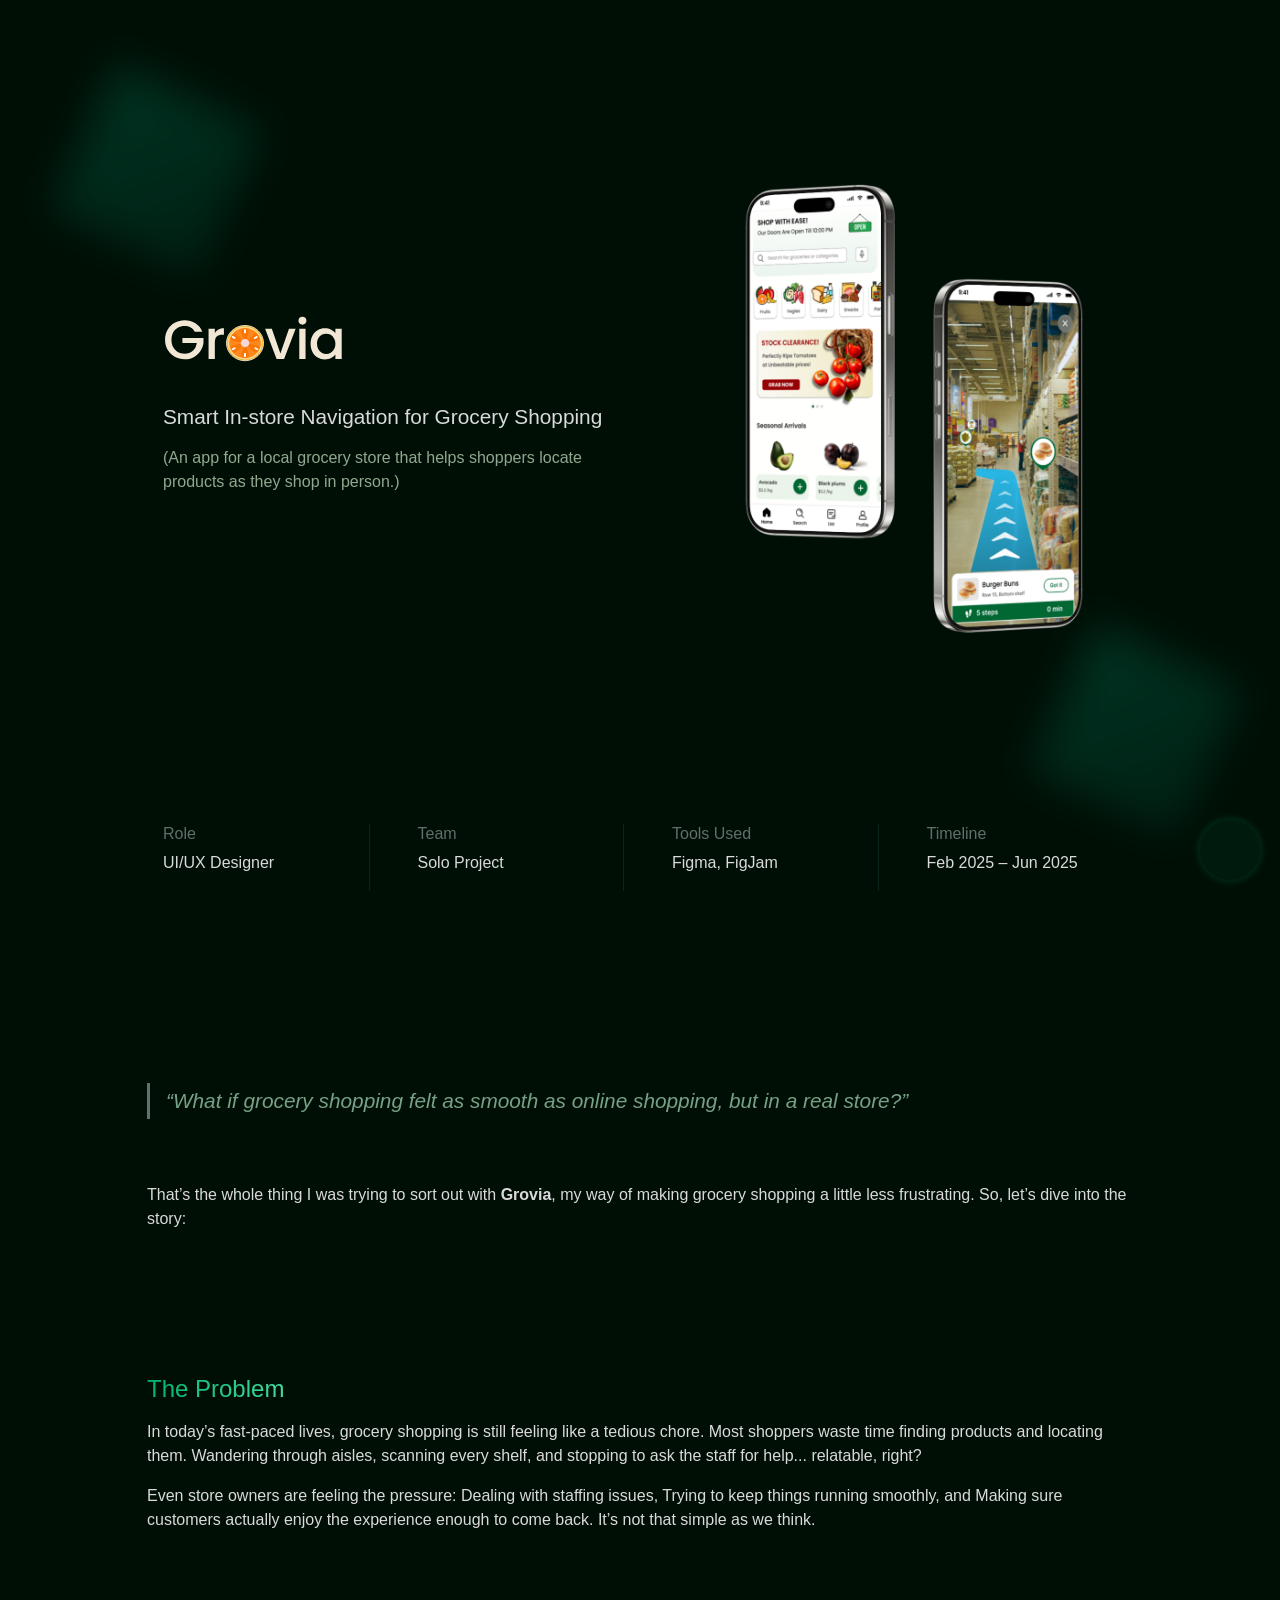
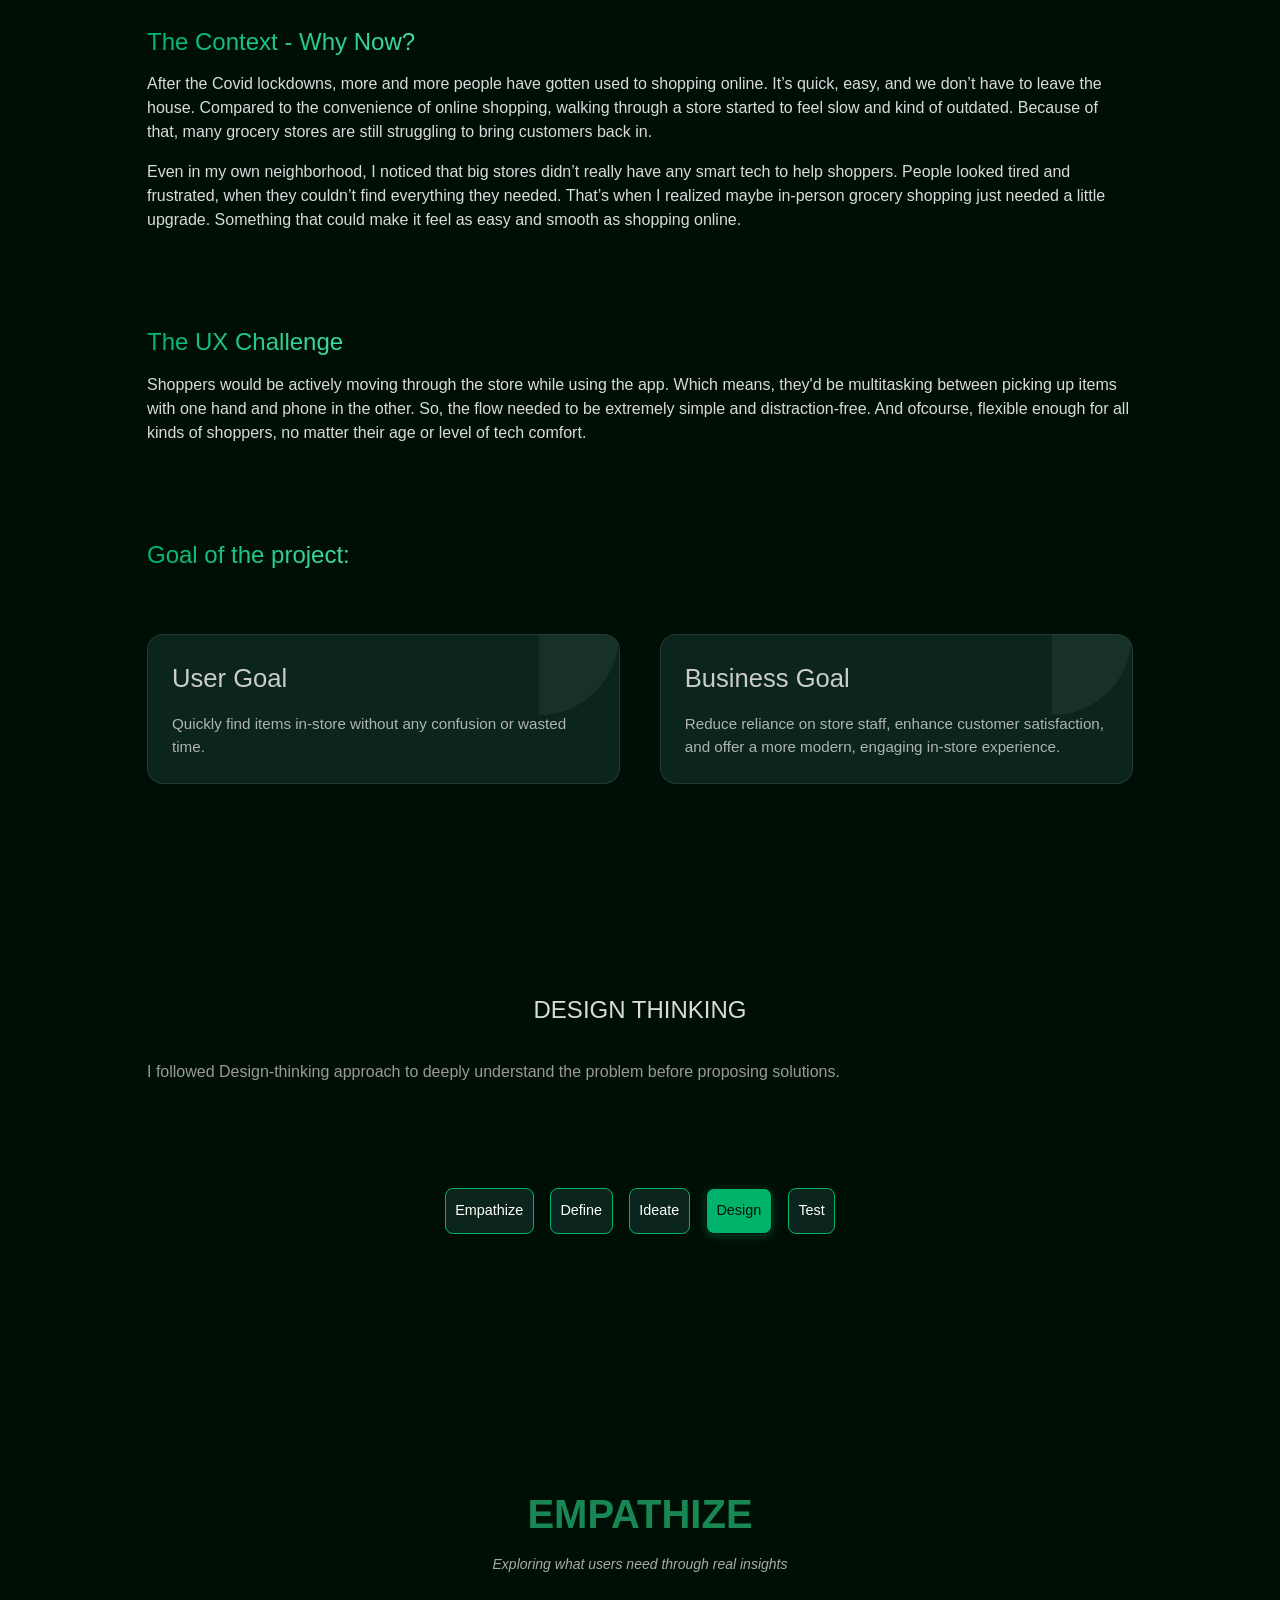
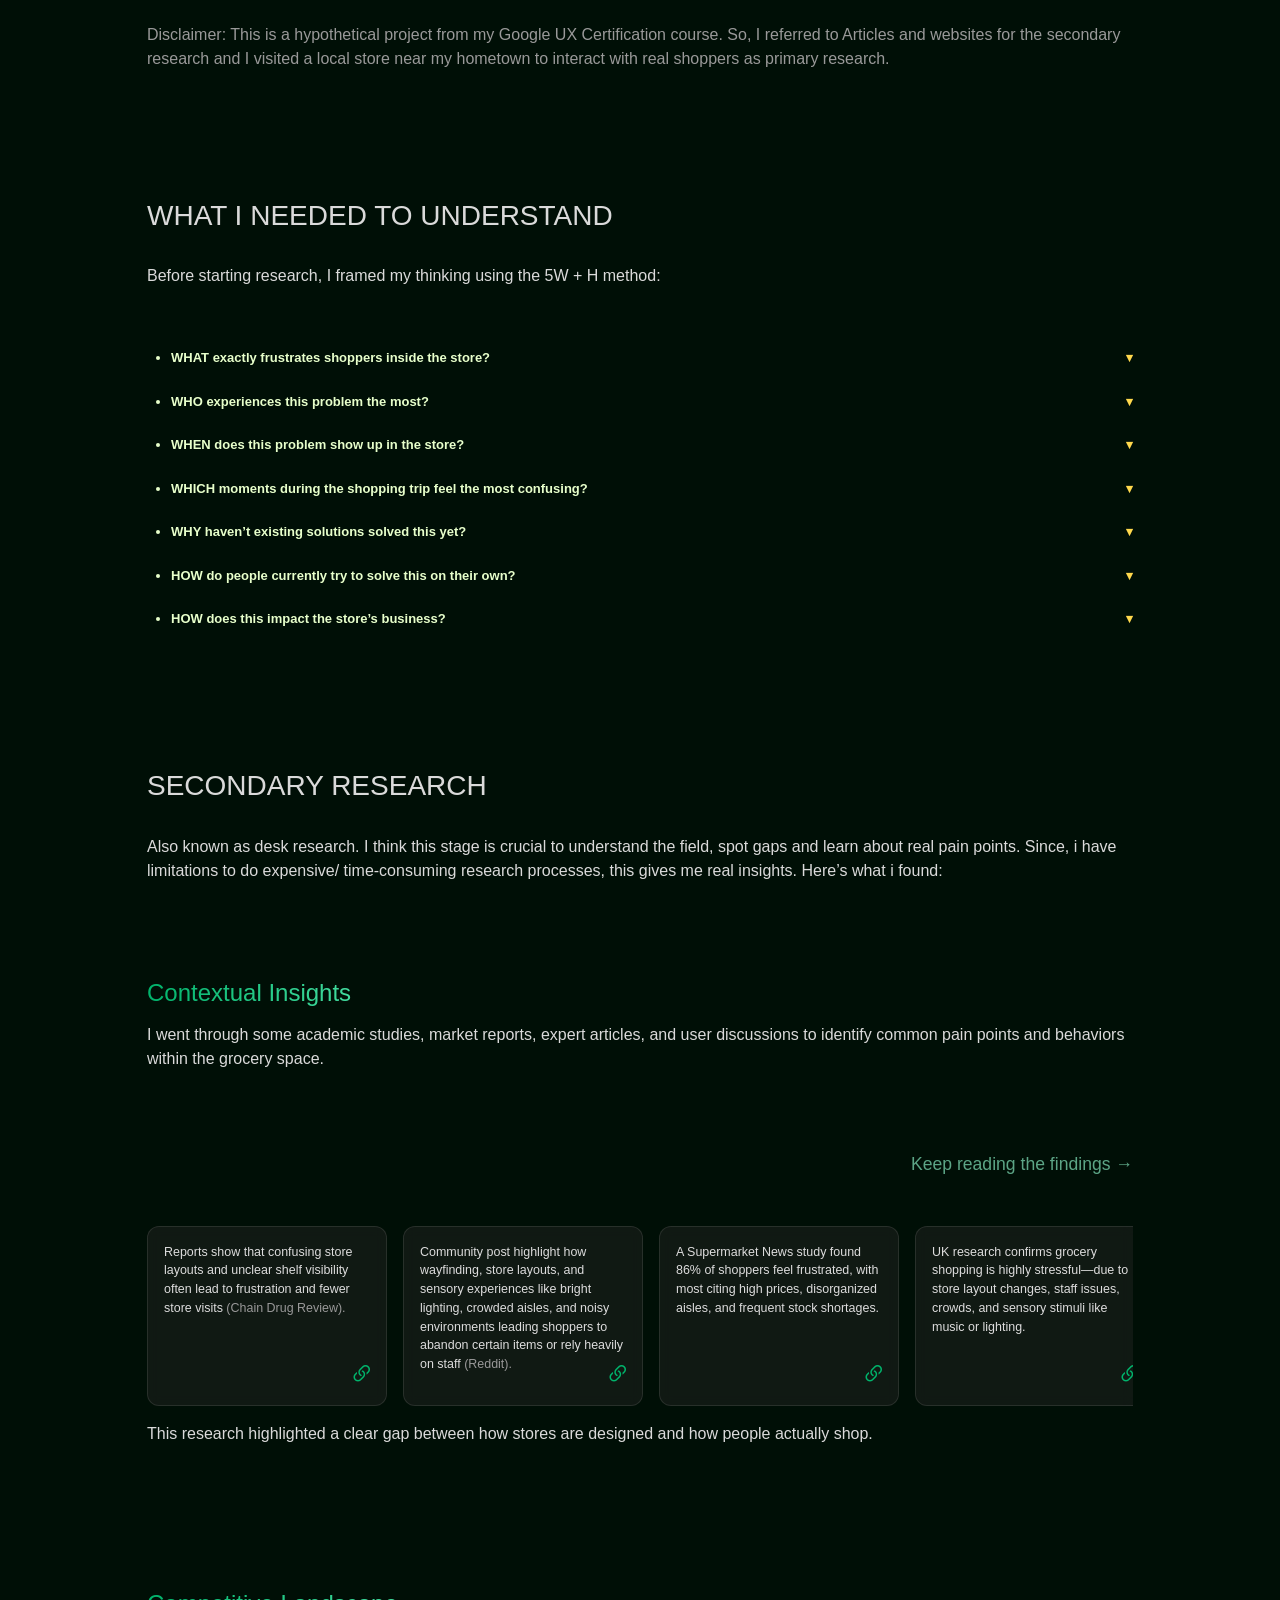
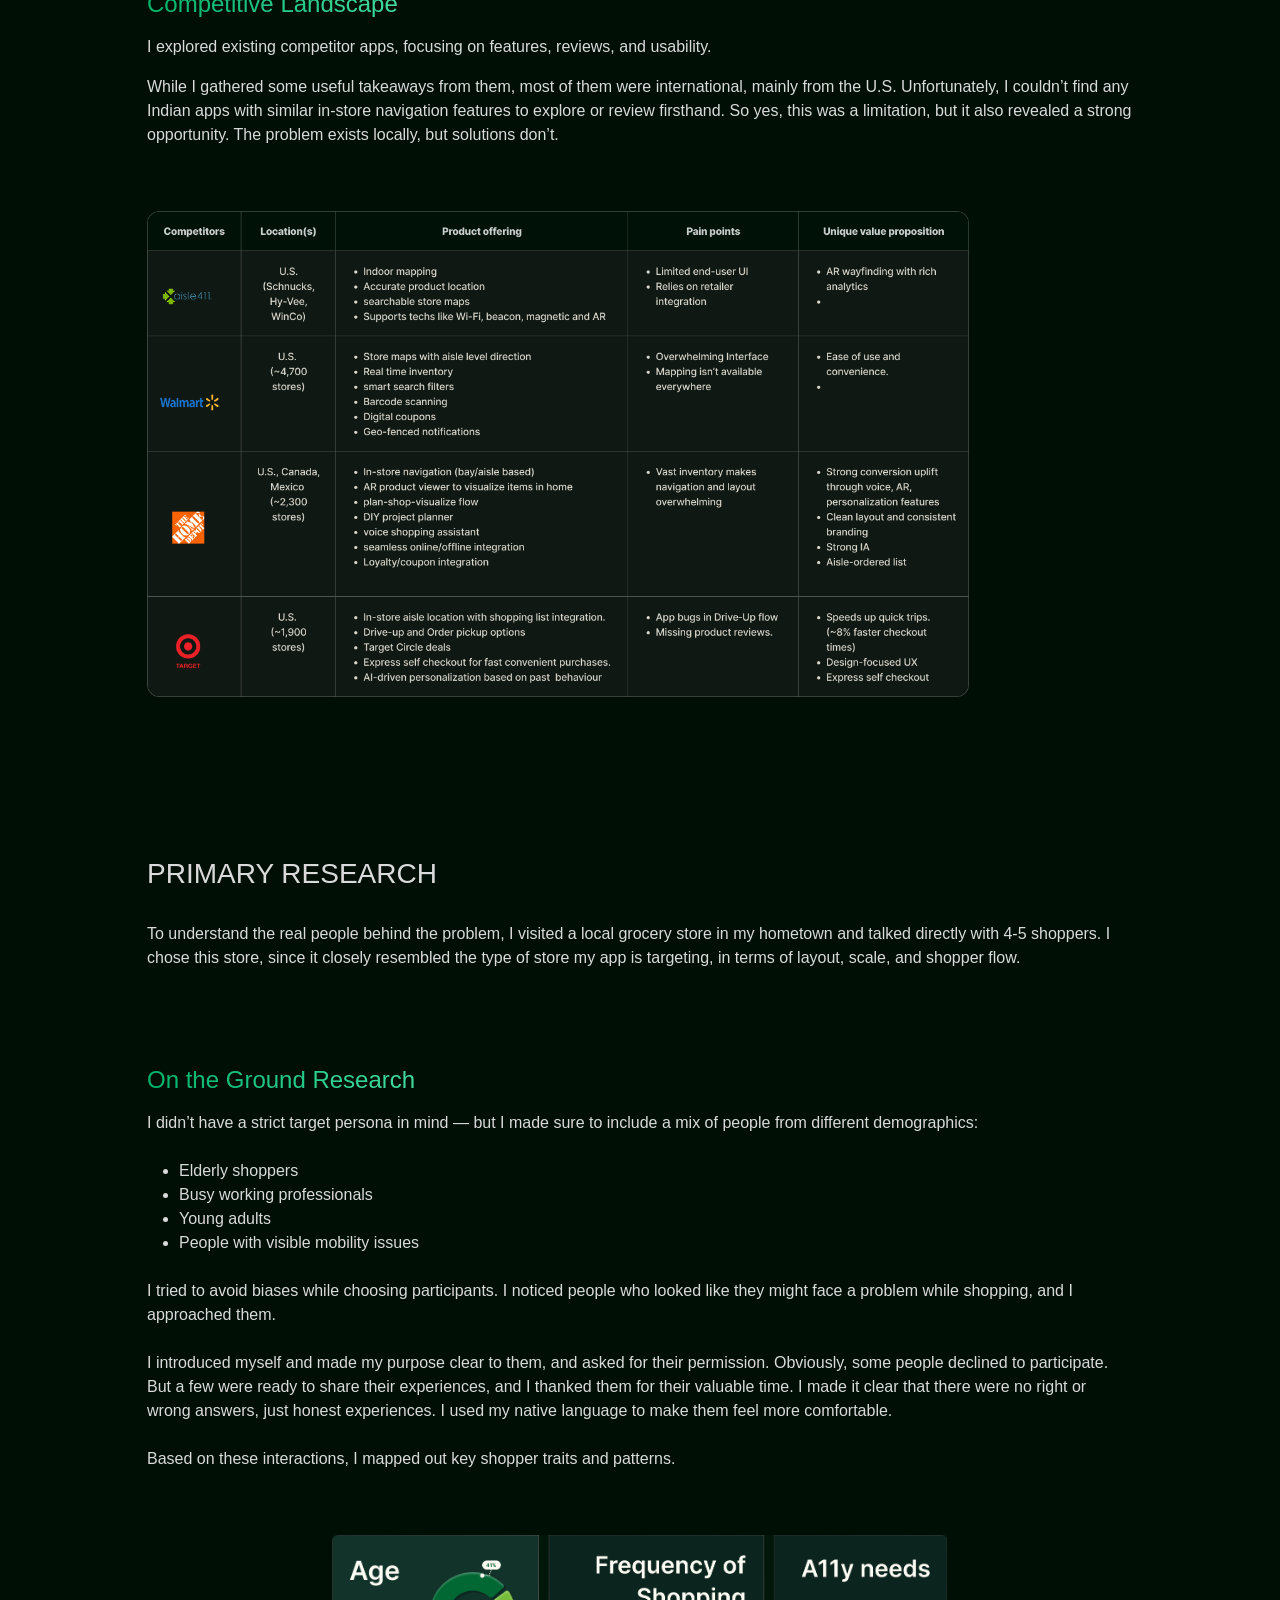
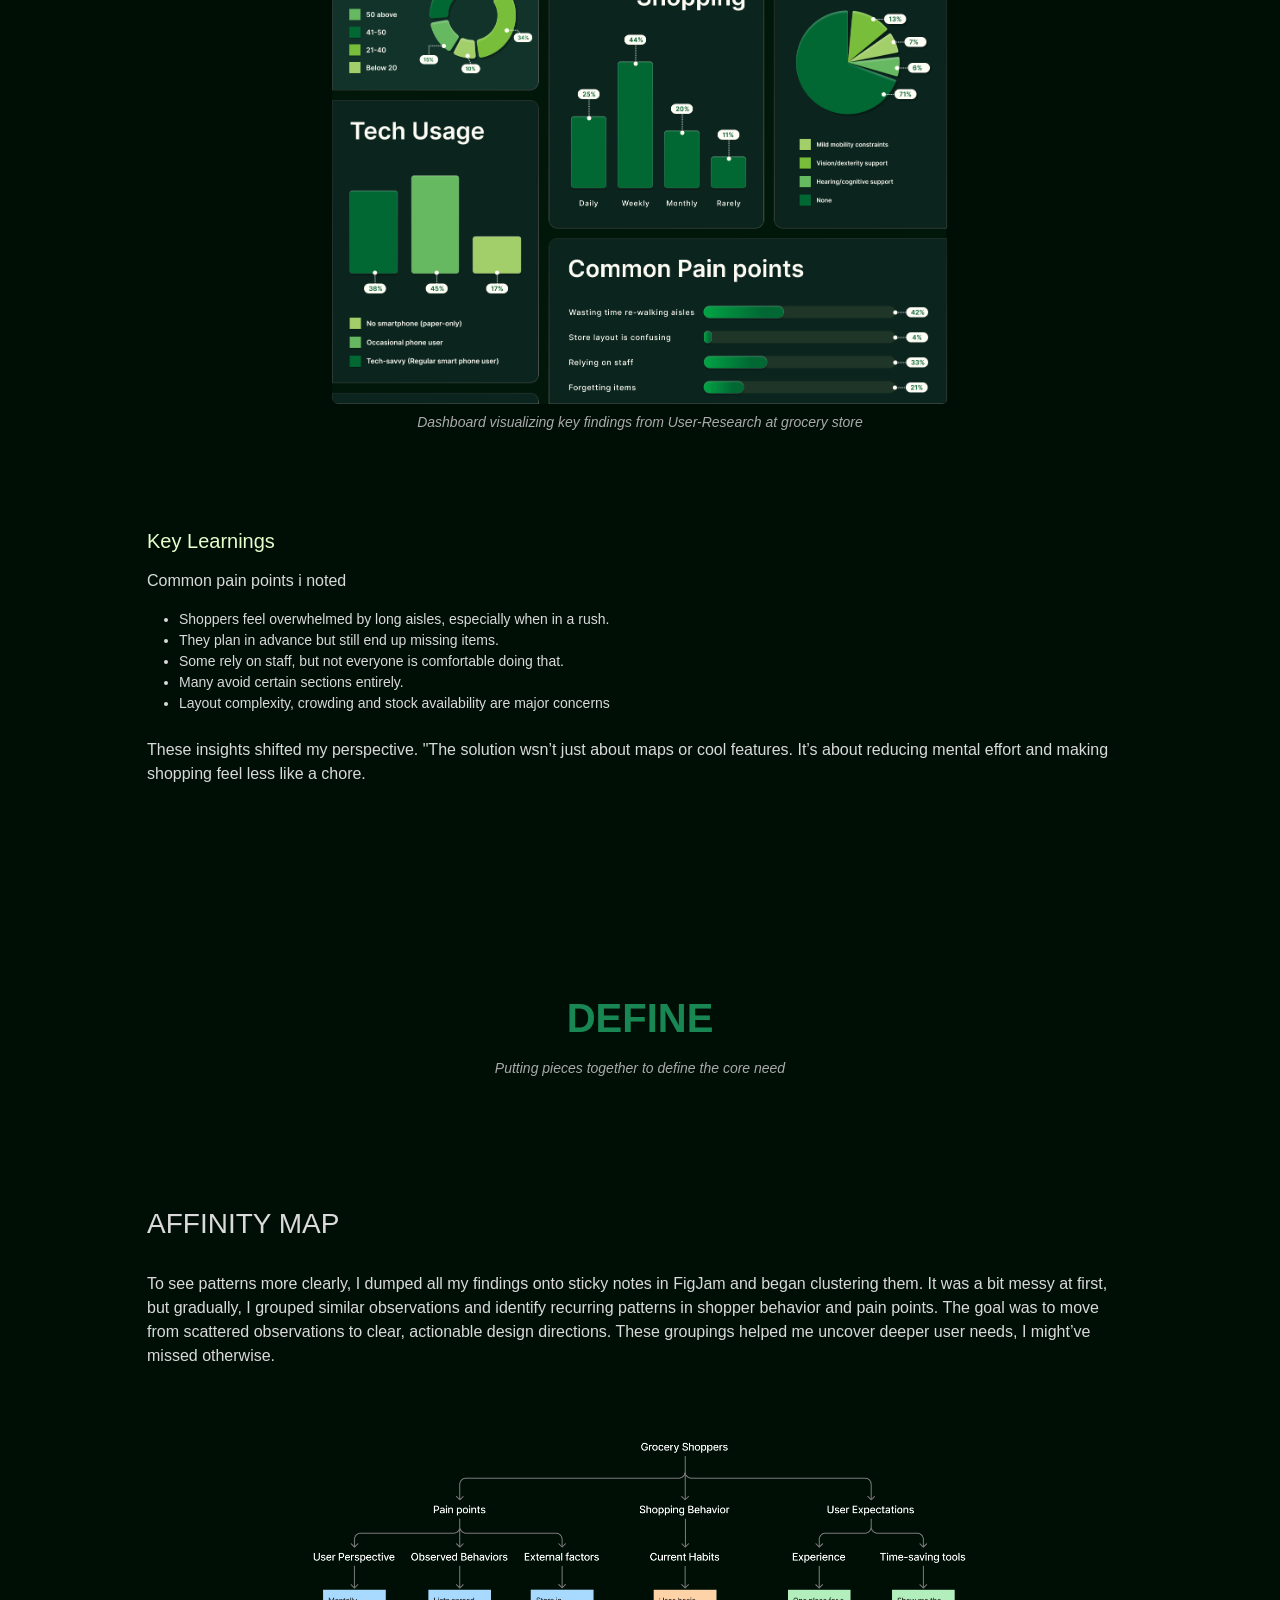
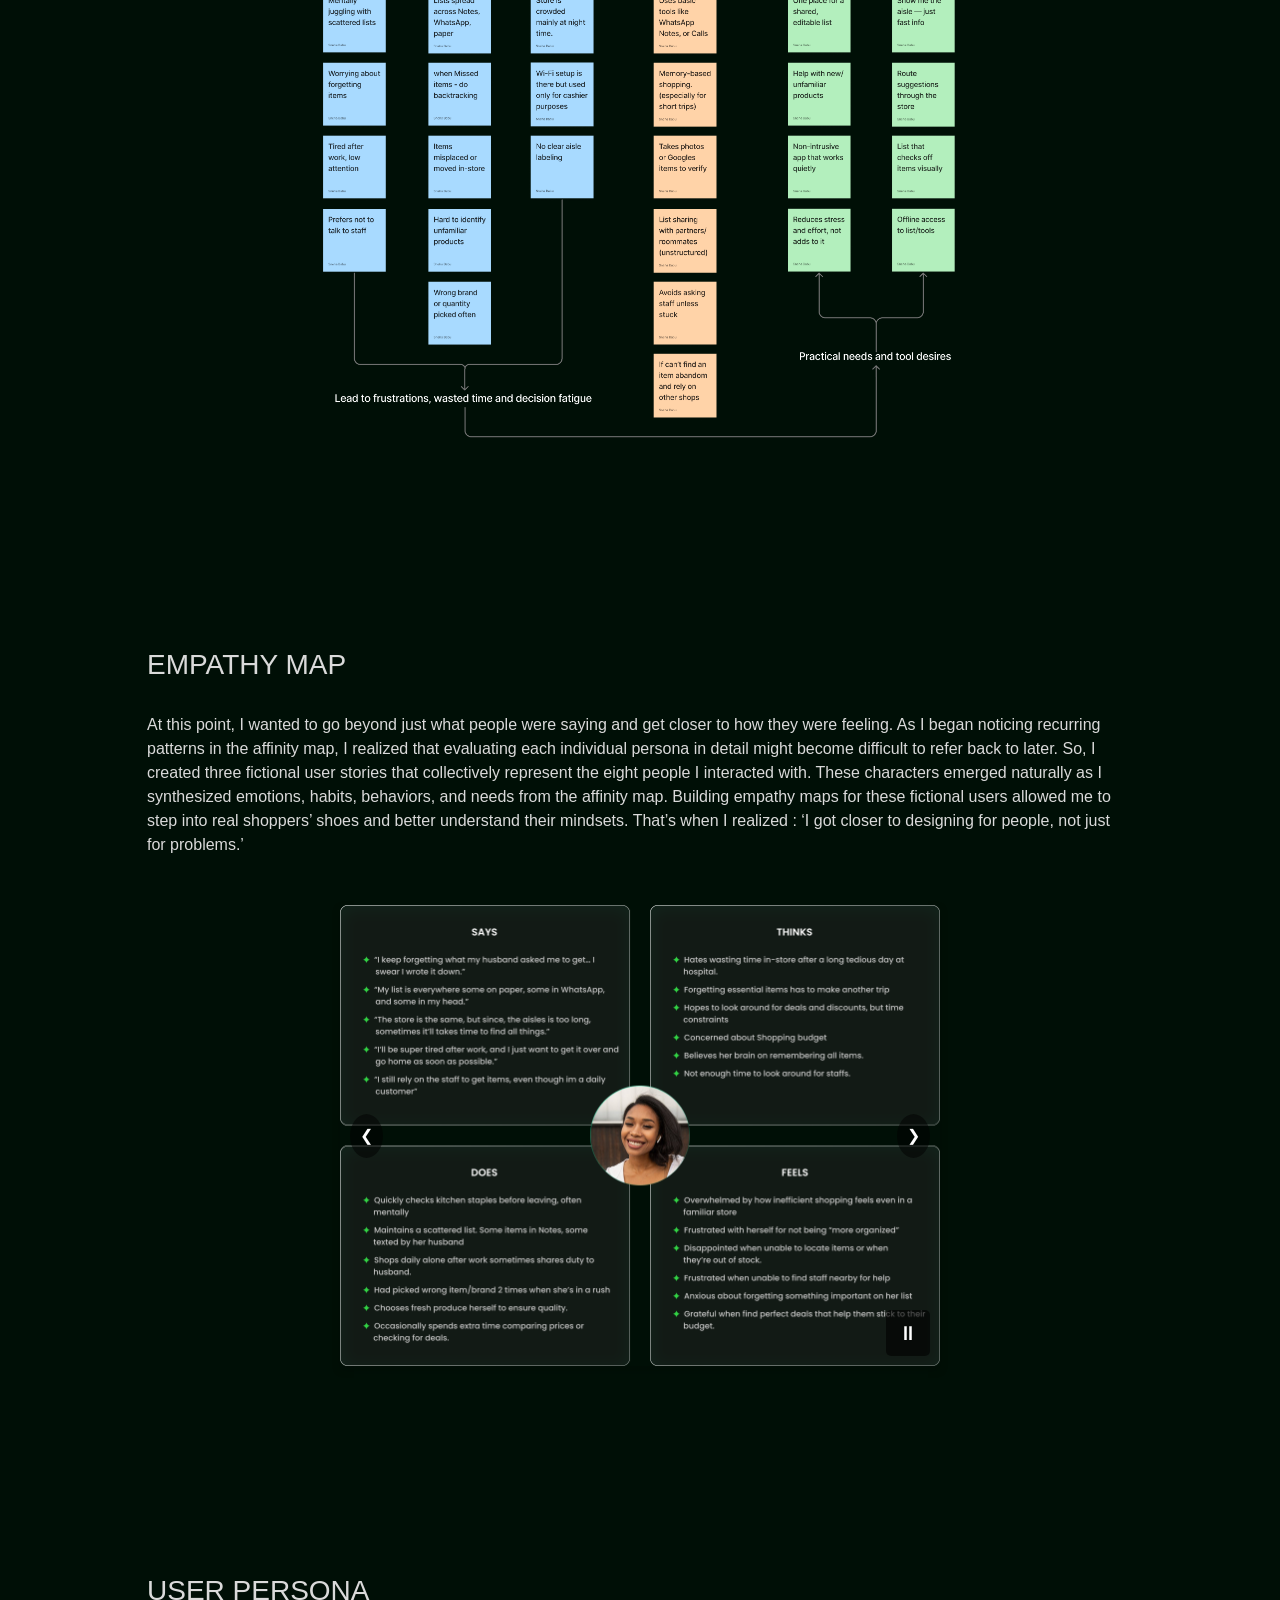
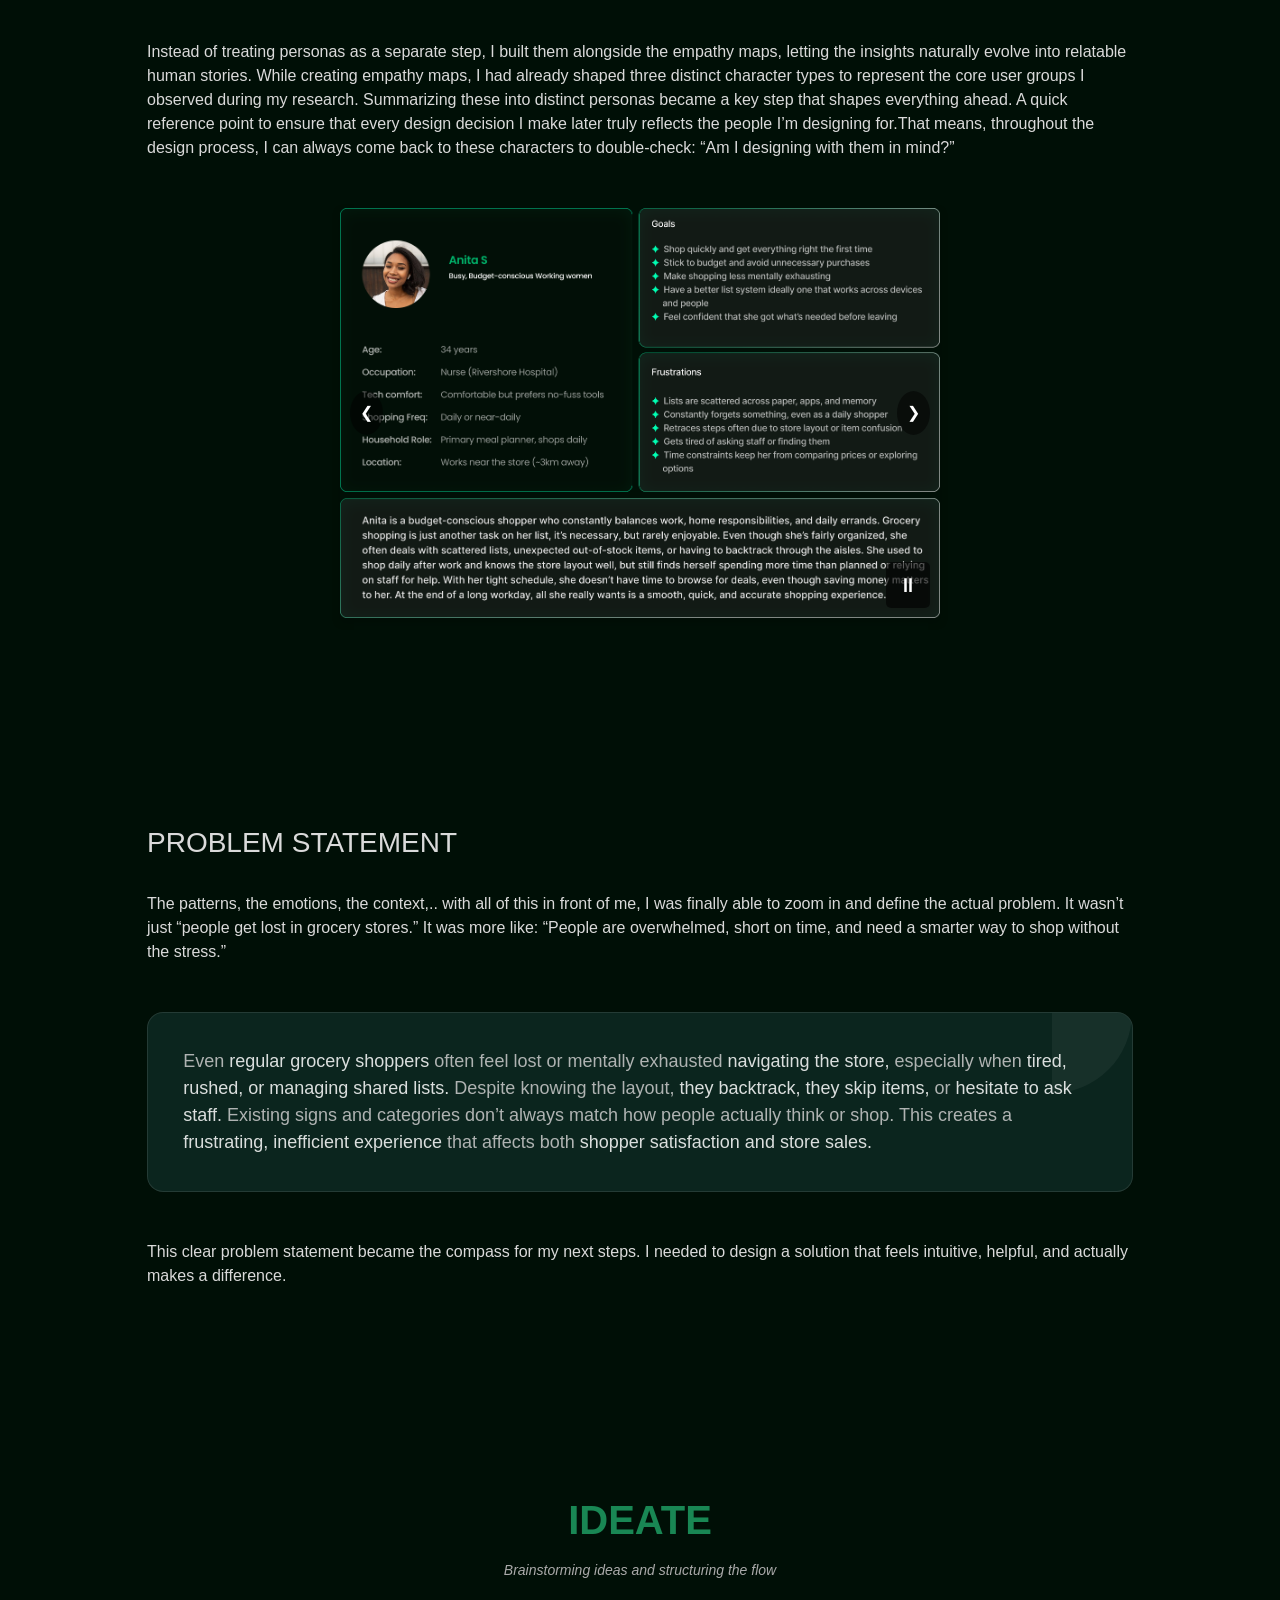
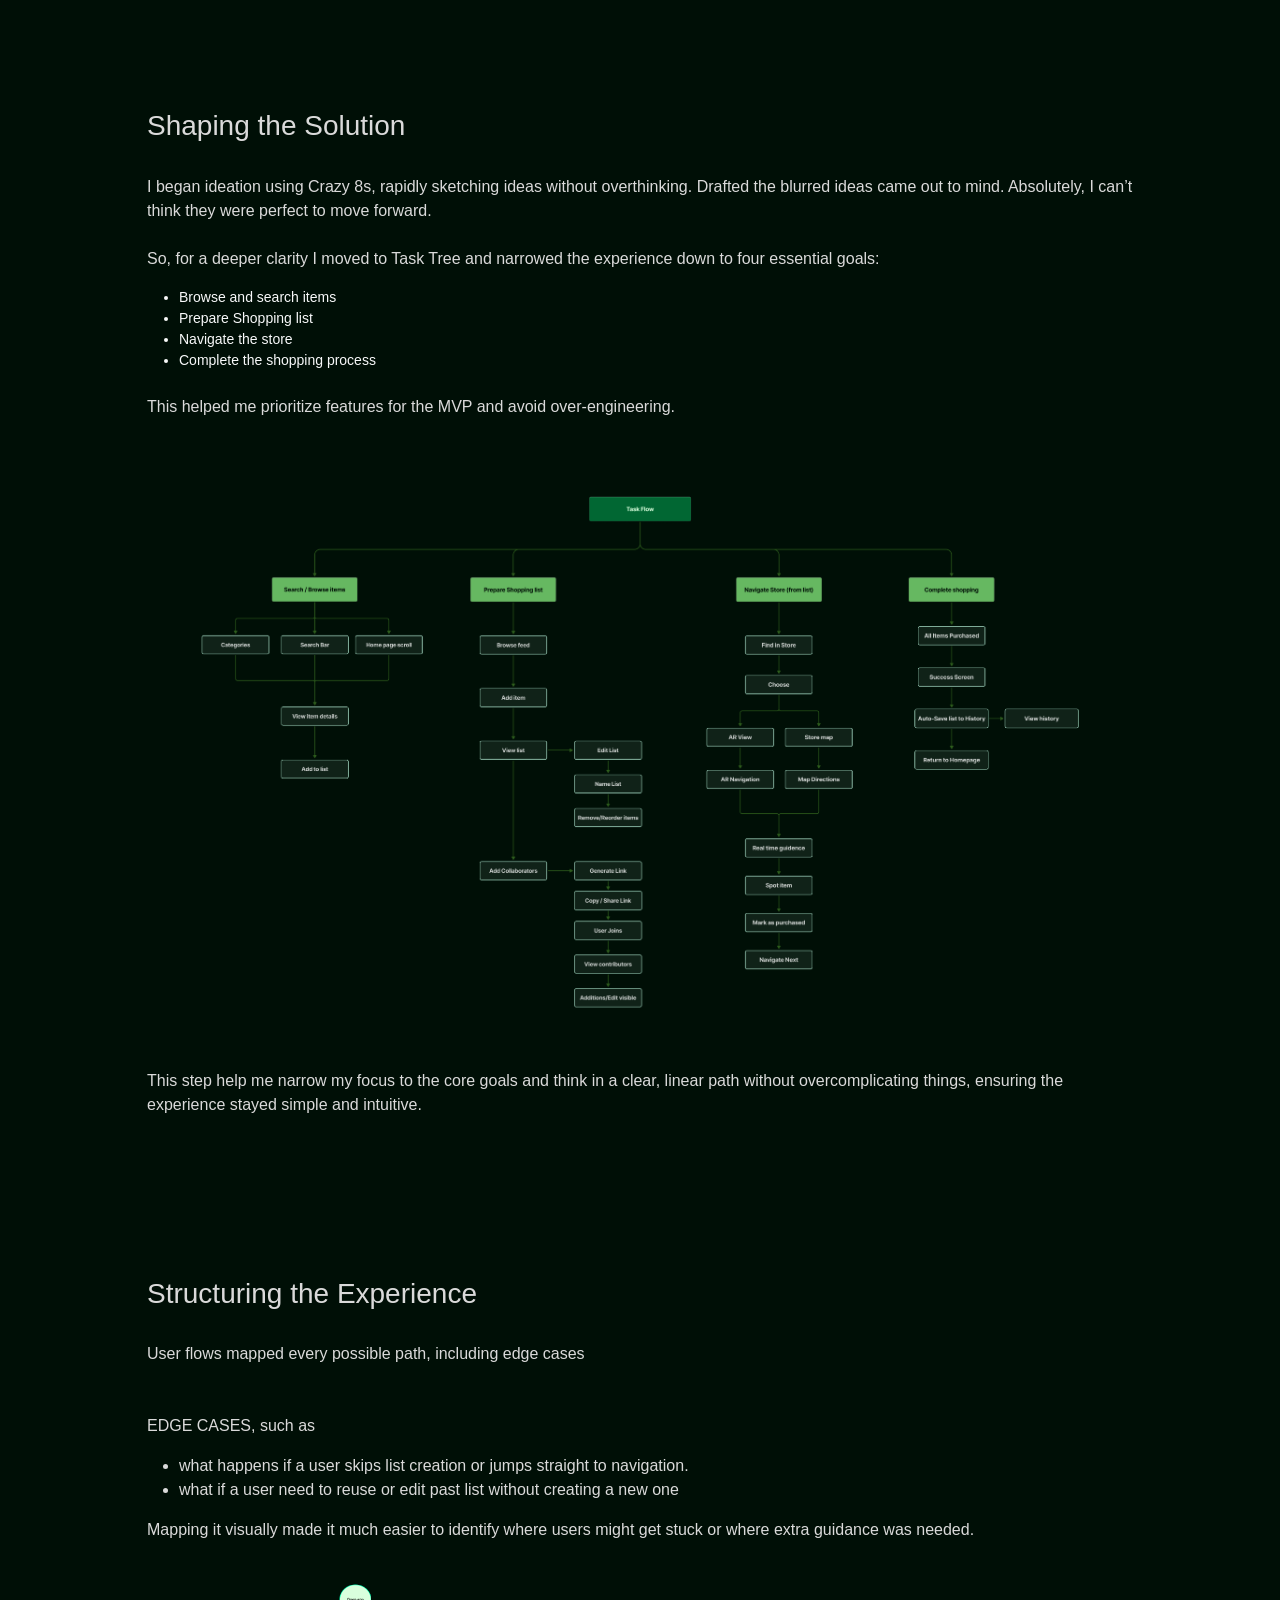
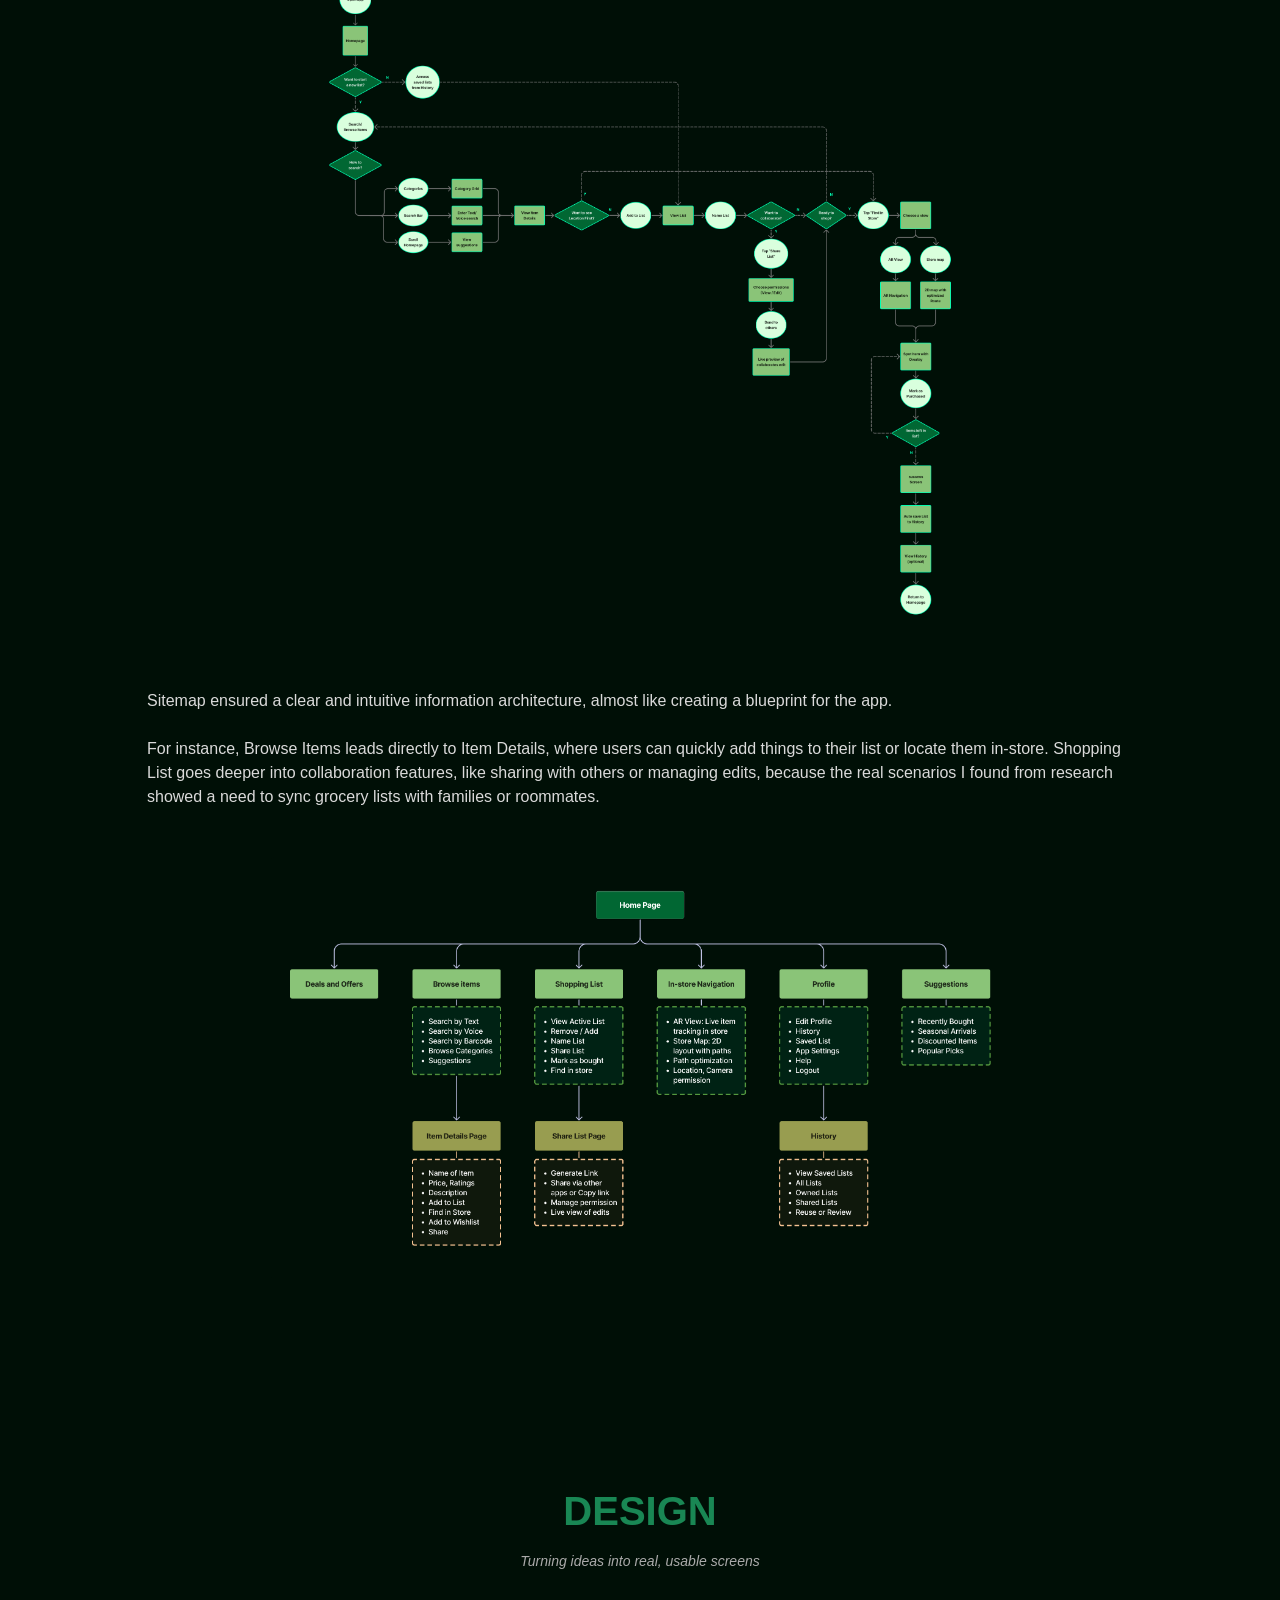
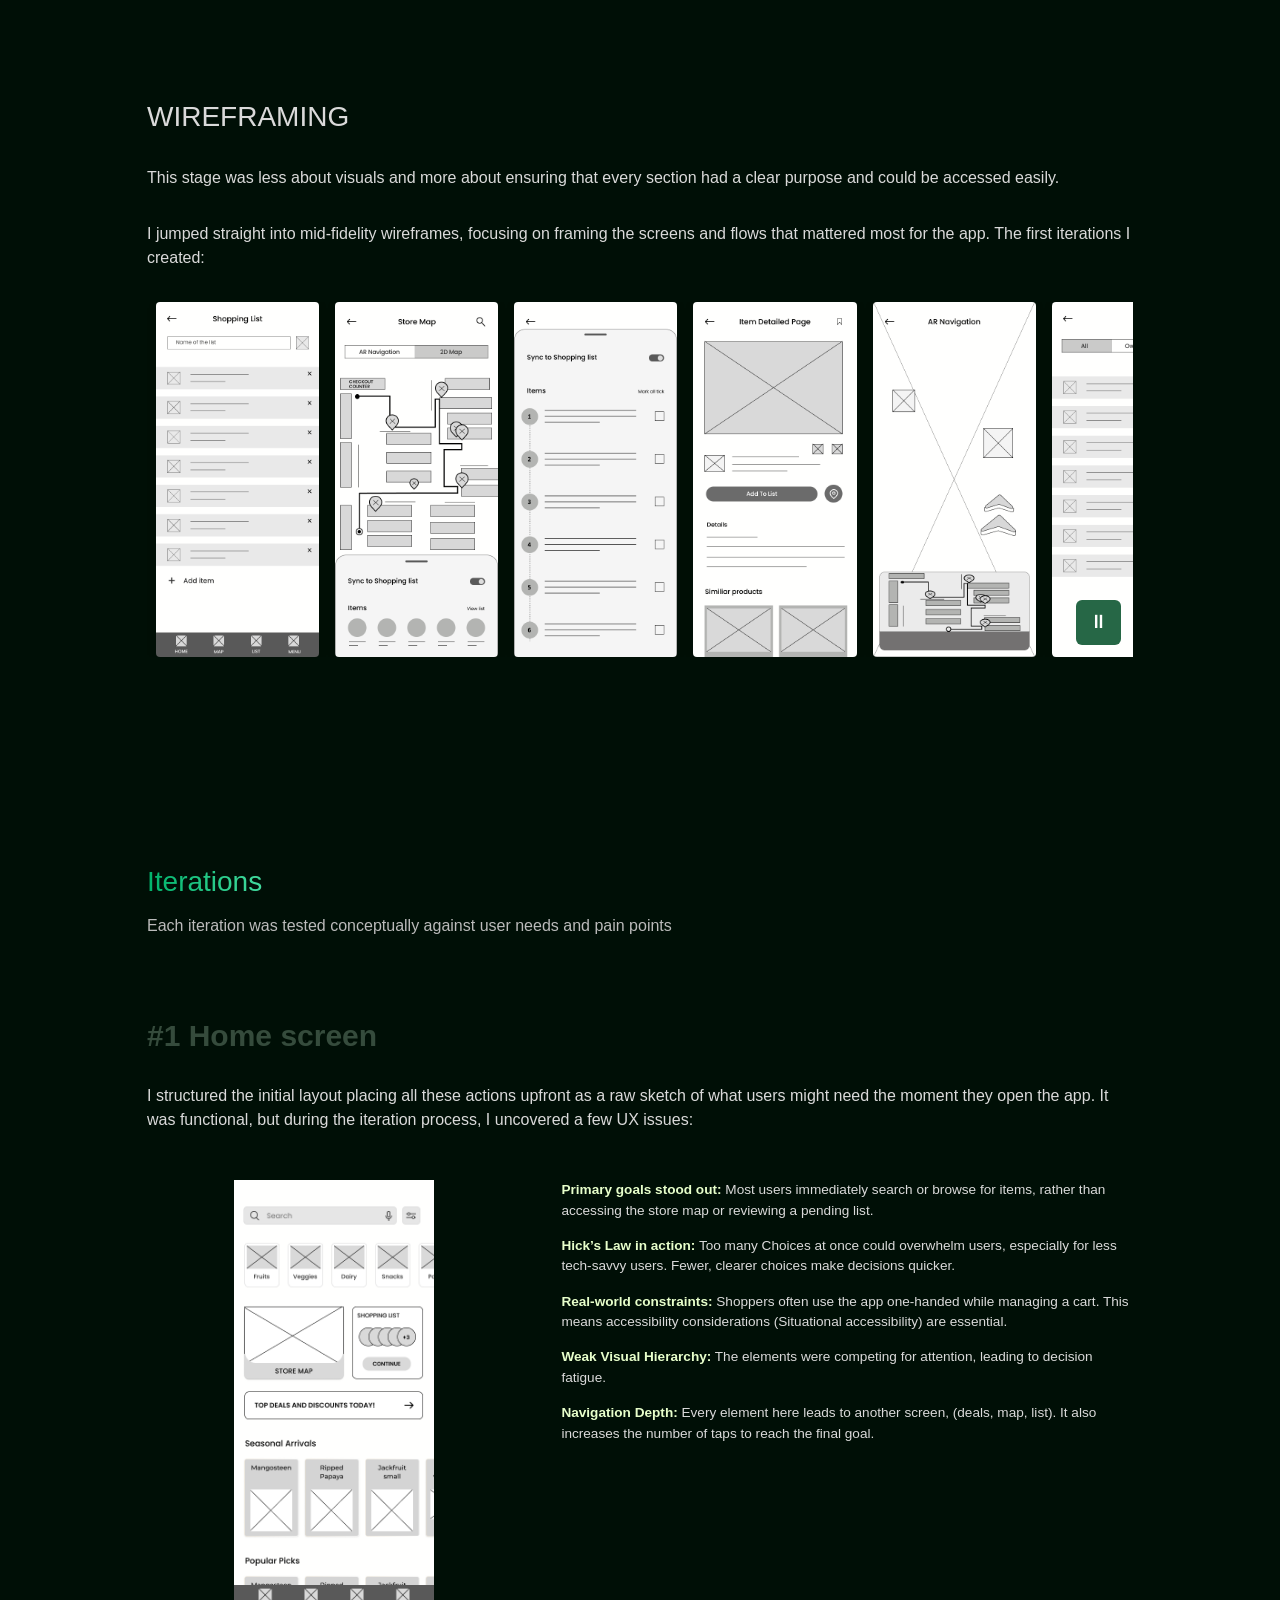
<file: projects/Grovia case study/grovia.html>
<!DOCTYPE html>
<html lang="en">
<head>
  <meta charset="UTF-8">
  <meta name="viewport" content="width=device-width, initial-scale=1.0">
  <title>uxsneha - casestudy</title>
  <link href="https://cdn.jsdelivr.net/npm/bootstrap@5.3.2/dist/css/bootstrap.min.css" rel="stylesheet">
  <link href="https://cdn.jsdelivr.net/npm/bootstrap-icons@1.10.5/font/bootstrap-icons.css" rel="stylesheet">
  <link rel="stylesheet" href="grovia.css">

</head>
<body>
<main>
<div class="container py-5 content-wrapper">
  
  <section class="hero-section">
  <div>
  
    <div class="d-flex flex-wrap align-items-center justify-content-between gap-3 px-3 py-4">
  <!-- Logo and text section -->
  <div class="d-flex flex-column col-12 col-md-6">
    <div class="mb-4">
      <img class="img-fluid logo-img" src="images/Logo.svg" alt="Logo">
    </div>
    <div class="subtitle h5 mb-3 text-wrap">Smart In-store Navigation for Grocery Shopping</div>
    <div class="description">
      (An app for a local grocery store that helps shoppers locate products as they shop in person.)
    </div>
  </div>

  <!-- Mockup image -->
  <div class="col-12 col-md-5">
    <img class="img-fluid" src="images/mockup screens.png" alt="App Mockup">
  </div>
</div>

      <div class="info-grid">
        <div class="info-item">
          <h4>Role</h4>
          <p>UI/UX Designer</p>
        </div>
        <div class="info-item">
          <h4>Team</h4>
          <p>Solo Project</p>
        </div>
        <div class="info-item">
          <h4>Tools Used</h4>
          <p>Figma, FigJam</p>
        </div>
        <div class="info-item">
          <h4>Timeline</h4>
          <p>Feb 2025 – Jun 2025</p>
        </div>
      </div>

    </div>
  </section> 

  <!-- Floating visual cubes --> 
    <div class="glow-cube cube1"></div> 
    <div class="glow-cube cube2"></div>


<div>
<blockquote class="styled-quote">
  “What if grocery shopping felt as smooth as online shopping, but in a real store?”
</blockquote>

<p class="tops-spacing">That’s the whole thing I was trying to sort out with <strong>Grovia</strong>, my way of making grocery shopping a little less frustrating. So, let’s dive into the story:</p>
  
  <div class="tops-spacing">
  <h4 class="subsection-title">The Problem</h4>
  <p>
    In today’s fast-paced lives, grocery shopping is still feeling like a tedious chore. Most shoppers waste time finding products and locating them. Wandering through aisles, scanning every shelf, and stopping to ask the staff for help... relatable, right? 
  </p>
  <p>
    Even store owners are feeling the pressure: Dealing with staffing issues, Trying to keep things running smoothly, and Making sure customers actually enjoy the experience enough to come back. It’s not that simple as we think.
  </p>
  </div>

  <div>
  <h4 class="subsection-title">The Context - Why Now?</h4>
  <p>
    After the Covid lockdowns, more and more people have gotten used to shopping online. It’s quick, easy, and we don’t have to leave the house. Compared to the convenience of online shopping, walking through a store started to feel slow and kind of outdated. Because of that, many grocery stores are still struggling to bring customers back in.
  </p>
  <p>
    Even in my own neighborhood, I noticed that big stores didn’t really have any smart tech to help shoppers. People looked tired and frustrated, when they couldn’t find everything they needed. That’s when I realized maybe in-person grocery shopping just needed a little upgrade. Something that could make it feel as easy and smooth as shopping online.
  </p>
  </div>

  <div>
  <h4 class="subsection-title">The UX Challenge</h4>
  <p>
    Shoppers would be actively moving through the store while using the app. Which means, they'd be multitasking between picking up items with one hand and phone in the other. So, the flow needed to be extremely simple and distraction-free. And ofcourse, flexible enough for all kinds of shoppers, no matter their age or level of tech comfort.
  </p>
  </div>

  <div>
<h4 class="subsection-title">Goal of the project:</h4>

    <div class="card-wrapper">
    <div class="card-custom card-fixed">
          <div class="step-title">User Goal</div>
          <div class="step-description">
            Quickly find items in-store without any confusion or wasted time.
          </div>
        </div>

      <div class="card-custom card-fixed">
          <div class="step-title">Business Goal</div>
          <div class="step-description">
            Reduce reliance on store staff, enhance customer satisfaction, and offer a more modern, engaging in-store experience.
          </div>
        </div>
      
  </div>


</div>
    <div class="text-center">
      <div class="process-title bottom-spacing" style="margin-top: 13rem;">DESIGN THINKING</div>
      </div>
  <p class="mb-n7" style="color: #999;">
    I followed Design-thinking approach to deeply understand the problem before proposing solutions.</p>
  </div>
    
<div class="bottom-spacing" style="color:#000f06;"> .</div>

<div class="sticky-stage-tabs" style="margin-bottom: 15rem;">
  <div class="tab-scroll-container">
    <div class="d-flex flex-nowrap mt-3 mx-2" id="stageTabs">
      <button class="btn stage-tab" data-section="research">Empathize</button>
      <button class="btn stage-tab" data-section="define">Define</button>
      <button class="btn stage-tab" data-section="ideate">Ideate</button>
      <button class="btn stage-tab" data-section="design">Design</button>
      <button class="btn stage-tab" data-section="test">Test</button>
     <!-- <button class="btn stage-tab" data-section="output">Final Output</button> -->
    </div>
  </div>
</div>

<section id="research">
  <div class="mb-6">
  <h1 class="text-success fw-bold mb-3 text-center">EMPATHIZE</h1>
  <p class="small fst-italic text-center mb-5" style="color: #aaa;">Exploring what users need through real insights</p>
<p class="mb-3" style="color: #999;">
  Disclaimer: This is a hypothetical project from my Google UX Certification course. So, I referred to Articles and websites for the secondary research and I visited a local store near my hometown to interact with real shoppers as primary research. </p>

<h3 class="responsive-style bottom-spacing top-spacing">WHAT I NEEDED TO UNDERSTAND</h3>
<p class="mt-4 mb-5">
  Before starting research, I framed my thinking using the 5W + H method:</p>
  <!-- 5W + H Questions -->
<ul class="fivew-list; mb-4" style="list-style-type: disc; padding-left: 1.5rem; font-size: small">
  <li style="color:#e7ffcb;" class="fivew-item">
    <button class="fivew-toggle">
    <span>WHAT exactly frustrates shoppers inside the store? </span>
    <span class="arrow">▾</span>
    </button>
    <div class="fivew-content">
    <p class="mt-2 mb-4">
    What is the actual struggle inside this store? Is grocery shopping a tedious process, actually? Is it just about saving time—or is it the confusion and tiredness of walking around not knowing where things are? Do shoppers skip an item when they can’t find it? Why can’t they rely on the staff? 
    </p>
    </div>
  </li>

  <li style="color:#e7ffcb;" class="fivew-item">
    <button class="fivew-toggle">
    <span>WHO experiences this problem the most?</span>
    <span class="arrow">▾</span>
    </button>
    <div class="fivew-content">
    <p class="mt-2 mb-4">
    Who are we designing this for? First-timers? Regulars who already know the layout still get confused on finding items. People in a hurry? Is it a busy parent with kids? College students? Or maybe elderly shoppers? Understanding who my users are—and the different ways they shop—was key. 
    </p>
    </div>
  </li>
  
  <li style="color:#e7ffcb;" class="fivew-item">
    <button class="fivew-toggle">
    <span>WHEN does this problem show up in the store?</span>
    <span class="arrow">▾</span>
    </button>
    <div class="fivew-content">
    <p class="mt-2 mb-4">
    Is there any particular time, like weekends, rush hours, festive seasons...when the shopping experience is more tedious? When is the store more crowded in a day? How often does the store layout make changes? Timing often tells you more than I expect.
    </p>
    </div>
  </li>

  <li style="color:#e7ffcb;" class="fivew-item">
    <button class="fivew-toggle">
    <span>WHICH moments during the shopping trip feel the most confusing?</span>
    <span class="arrow">▾</span>
    </button>
    <div class="fivew-content">
    <p class="mt-2 mb-4">
    Is it right after entering the store? While switching between unrelated aisles? Or when they’re searching for that one last item before checkout? Understanding where exactly users feel stuck might help in designing a perfect solution. 
    </p>
    </div>
  </li>

  <li style="color:#e7ffcb;" class="fivew-item">
    <button class="fivew-toggle">
    <span>WHY haven’t existing solutions solved this yet?</span>
    <span class="arrow">▾</span>
    </button>
    <div class="fivew-content">
    <p class="mt-2 mb-4">
    Stores have signboards and category labels—so why is the problem still there? Are these cues not enough? Maybe people don’t notice them, or maybe they don’t make sense from a user's perspective. I needed to understand why what exists isn’t working.
    </p>
    </div>
  </li>

  <li style="color:#e7ffcb;" class="fivew-item">
    <button class="fivew-toggle">
    <span>HOW do people currently try to solve this on their own?</span>
    <span class="arrow">▾</span>
    </button>
    <div class="fivew-content">
    <p class="mt-2 mb-4">
    Do they ask staff? Do they just guess and roam around? Or maybe some give up on certain items altogether? Knowing how users navigate this friction right now matters to think on how the solution fits for them. 
    </p>
    </div>
  </li> 

  <li style="color:#e7ffcb;" class="fivew-item">
    <button class="fivew-toggle">
    <span>HOW does this impact the store’s business?</span>
    <span class="arrow">▾</span>
    </button>
    <div class="fivew-content">
    <p class="mt-2 mb-4">
    If shoppers leave annoyed, forget items, or spend less time in-store, that’s a business problem too. Could a better item-location experience lead to happier shoppers and higher sales?
    </p>
    </div>
  </li> 

</ul>

<h3 class="responsive-style bottom-spacing top-spacing">SECONDARY RESEARCH</h3>
<p class="mt-4">
  Also known as desk research. I think this stage is crucial to understand the field, spot gaps and learn about real pain points. Since, i have limitations to do expensive/ time-consuming research processes, this gives me real insights. Here’s what i found:
</p>
<h4 class="subsection-title ">Contextual Insights</h4>
<p class="mb-4">
  I went through some academic studies, market reports, expert articles, and user discussions to identify common pain points and behaviors within the grocery space.
</p>
 
<div class="carousel-instruction" style="margin-top: 5rem;">Keep reading the findings →</div>

<!-- Horizontal Carousel -->
<div class="carousel-container overflow-auto d-flex gap-3 pb-3 mt-5">
  
    <div class="carousel-item-glass">
      Reports show that confusing store layouts and unclear shelf visibility often lead to frustration and fewer store visits <span style="color: #999;">(Chain Drug Review).</span>
      <a href="https://chaindrugreview.com/sunday-reflections-thoughts-from-store-visits/" target="_blank" class="link-icon"><i class="bi bi-link-45deg"></i></a>
    </div>
    <div class="carousel-item-glass">
      Community post highlight how wayfinding, store layouts, and sensory experiences like bright lighting, crowded aisles, and noisy environments leading shoppers to abandon certain items or rely heavily on staff <span style="color: #999;"> (Reddit).</span>
      <a href="https://www.reddit.com/r/servicedesign/s/3r5E1WibP6" target="_blank" class="link-icon"><i class="bi bi-link-45deg"></i></a>
    </div>
    <div class="carousel-item-glass">
      A Supermarket News study found 86% of shoppers feel frustrated, with most citing high prices, disorganized aisles, and frequent stock shortages.
      <a href="https://www.supermarketnews.com/grocery-trends-data/report-86-of-shoppers-are-frustrated-about-grocery-shopping" target="_blank" class="link-icon"><i class="bi bi-link-45deg"></i></a>
    </div>
    <div class="carousel-item-glass">
      UK research confirms grocery shopping is highly stressful—due to store layout changes, staff issues, crowds, and sensory stimuli like music or lighting.
      <a href="https://www.researchgate.net/publication/235317859_An_exploratory_study_of_grocery_shopping_stressors" target="_blank" class="link-icon"><i class="bi bi-link-45deg"></i></a>
    </div>
    <div class="carousel-item-glass">
      Stockouts remain a major annoyance: customers often substitute, postpone, or leave a store when items are unavailable—threatening loyalty.
      <a href="https://en.m.wikipedia.org/wiki/Stockout" target="_blank" class="link-icon"><i class="bi bi-link-45deg"></i></a>
    </div>
    <div class="carousel-item-glass">
      Nearly 50% of global shoppers treat grocery trips asnother routine task, while others go for deals and exploration.
      <a href="https://blog.prs-invivo-group.com/the-surprising-data-behind-todays-grocery-shopper-behaviors?" target="_blank" class="link-icon"><i class="bi bi-link-45deg"></i></a>
    </div>
    <div class="carousel-item-glass">
      A US-based psychology study showed that shoppers under cognitive load prefer bundled products, reducing mental effort.
      <a href="https://www.mdpi.com/2304-8158/11/7/973?" target="_blank" class="link-icon"><i class="bi bi-link-45deg"></i></a>
    </div>
    <div class="carousel-item-glass">
      An EY survey reported Indians now limit store visits to under 15 minutes, stick to nearby stores, and plan purchases in advance.
      <a href="https://www.livemint.com/industry/retail/consumers-picking-nearby-stores-planning-in-advance-before-shopping-ey-survey-11609848750088.html?" target="_blank" class="link-icon"><i class="bi bi-link-45deg"></i></a>
    </div>
    <div class="carousel-item-glass">
      Mobile reviews are useful in-store: 83% of shoppers want ratings/reviews to inform new item choices.
      <a href="https://www.accenture.com/in-en/blogs/retail/from-chaos-to-convenience?" target="_blank" class="link-icon"><i class="bi bi-link-45deg"></i></a>
    </div>
    <div class="carousel-item-glass">
      Indoor mapping apps like Aisle411 have proven to guide shoppers aisle-by-aisle using barcodes and inventory data.
      <a href="https://www.powerreviews.com/modern-grocery-shopper/?" target="_blank" class="link-icon"><i class="bi bi-link-45deg"></i></a>
    </div>
    <div class="carousel-item-glass">
      Layout optimization using algorithmic models can reduce congestion and improve visibility.
      <a href="https://arxiv.org/abs/2105.09299?" target="_blank" class="link-icon"><i class="bi bi-link-45deg"></i></a>
    </div>
    <div class="carousel-item-glass">
    A Nagpur survey of 1,650 households found that online grocery adoption surged during COVID-19 lockdowns—and the change has persisted into the present.
    <a href="https://time.com/6187583/ondc-india-small-retailers/" target="_blank" class="link-icon"><i class="bi bi-link-45deg"></i></a>
  </div>
  <div class="carousel-item-glass">
    A USDA report noted India’s online grocery market grew 80% to $2.66 billion in 2020, and is projected to reach $20–25 billion by 2025 amid expanding convenience.
    <a href="https://apps.fas.usda.gov/newgainapi/api/Report/DownloadReportByFileName?fileName=COVID-19+Accelerates+the+Growth+of+India%27s+Online+Grocery+Market_Mumbai_India_05-17-2021.pdf" target="_blank" class="link-icon"><i class="bi bi-link-45deg"></i></a>
  </div>
  <div class="carousel-item-glass">
      A study on peoples shopping behavior highlights how many still prefer hybrid or online options after experiencing their convenience.(SAGE Journals).
      <a href="https://journals.sagepub.com/doi/pdf/10.1177/03611981231155169" target="_blank" class="link-icon"><i class="bi bi-link-45deg"></i></a>
    </div>
  </div>
</div>

<p class="mb-4">
  This research highlighted a clear gap between how stores are designed and how people actually shop.
</p>

<div class="bottom-spacing tops-spacing">
<h4 class="subsection-title">Competitive Landscape</h4>
<p>
  I explored existing competitor apps, focusing on features, reviews, and usability.
  <p>
While I gathered some useful takeaways from them, most of them were international, mainly from the U.S.
Unfortunately, I couldn’t find any Indian apps with similar in-store navigation features to explore or review firsthand.
So yes,  this was a limitation, but it also revealed a strong opportunity. The problem exists locally, but solutions don’t.</p>
</p>

<div class="col-12 col-md-10 col-lg-08 text-center" style="margin-top: 4rem; margin-bottom: 3rem;">
  <img class="img-fluid rounded" src="images/competitive analysis.png" style="max-width: 100%;" alt="alt="Dashboard visualizing key insights from user research at local grocery store>
  </div>

</div>

<h3 class="responsive-style bottom-spacing" style="margin-top: 10rem;">PRIMARY RESEARCH</h3>
<p class="mt-4">
  To understand the real people behind the problem, I visited a local grocery store in my hometown and talked directly with 4-5 shoppers. I chose this store, since it closely resembled the type of store my app is targeting, in terms of layout, scale, and shopper flow.
</p>

    <h4 class="subsection-title">On the Ground Research</h4>
    <p class="mb-4">
      I didn’t have a strict target persona in mind — but I made sure to include a mix of people from different demographics:
    </p>
    <ul class="mb-4">
      <li>Elderly shoppers</li>
      <li>Busy working professionals</li>
      <li>Young adults</li>
      <li>People with visible mobility issues</li>
    </ul>

    <p class="mb-4">
      I tried to avoid biases while choosing participants. I noticed people who looked like they might face a problem while shopping, and I approached them.
    </p>

    <p class="mb-4">
      I introduced myself and made my purpose clear to them, and asked for their permission. Obviously, some people declined to participate. But a few were ready to share their experiences, and I thanked them for their valuable time. I made it clear that there were no right or wrong answers, just honest experiences. I used my native language to make them feel more comfortable.
    </p>
    
    <p class="bottom-spacing">Based on these interactions, I mapped out key shopper traits and patterns.</p>

<div class="col-12 col-md-10 col-lg-08 mx-auto text-center" style="margin-top: 4rem; margin-bottom: 6rem;">
  <img class="img-fluid rounded" src="images/research diagram.png" style="max-width: 75%;" alt="alt="Dashboard visualizing key insights from user research at local grocery store>
  <p class="small fst-italic mt-2" style="color: #aaa;">Dashboard visualizing key findings from User-Research at grocery store</p>
</div>


<h5 class="mt-5 mb-3" style="color:#e7ffcb;">Key Learnings</h5>
<p>Common pain points i noted</p>
    <ul class="small mb-4">
      <li>Shoppers feel overwhelmed by long aisles, especially when in a rush.</li>
      <li>They plan in advance but still end up missing items.</li>
      <li>Some rely on staff, but not everyone is comfortable doing that.</li>
      <li>Many avoid certain sections entirely.</li>
      <li>Layout complexity, crowding and stock availability are major concerns</li>
    </ul>

    <p class="mb-4">
      These insights shifted my perspective. "The solution wsn’t just about maps or cool features. It’s about reducing mental effort and making shopping feel less like a chore.
    </p>

</section>

<section id="define">

  <h1 class="text-success fw-bold mb-3 bottom-spacing text-center" style="margin-top: 13rem;">DEFINE</h1>

  <p class="small fst-italic text-center mb-5" style="color: #aaa;">Putting pieces together to define the core need</p>

  <h3 class="responsive-style bottom-spacing top-spacing">AFFINITY MAP</h3>

<p class="mt-4">
  To see patterns more clearly, I dumped all my findings onto sticky notes in FigJam and began clustering them. It was a bit messy at first, but gradually, I grouped similar observations and identify recurring patterns in shopper behavior and pain points. The goal was to move from scattered observations to clear, actionable design directions. 
  These groupings helped me uncover deeper user needs, I might’ve missed otherwise.
</p>

<div class="col-12 col-md-10 col-lg-08 mx-auto text-center mb-5 mt-5">
  <img src="images/affinity map.png" alt="Affinity Map" class="img-fluid rounded" style="max-width: 90%;">
</div>

<h3 class="responsive-style bottom-spacing" style="margin-top: 13rem;">EMPATHY MAP</h3>

<p class="mt-4 mb-5">
   At this point, I wanted to go beyond just what people were saying and get closer to how they were feeling. As I began noticing recurring patterns in the affinity map, I realized that evaluating each individual persona in detail might become difficult to refer back to later. So, I created three fictional user stories that collectively represent the eight people I interacted with. These characters emerged naturally as I synthesized emotions, habits, behaviors, and needs from the affinity map. Building empathy maps for these fictional users allowed me to step into real shoppers’ shoes and better understand their mindsets. That’s when I realized :
‘I got closer to designing for people, not just for problems.’
</p>

<!--empathy map-->

  <!-- Slider -->
  <div class="slider-container" id="slider" 
       style="position:relative; max-width:600px; margin:20px auto; overflow:hidden; box-shadow:0 4px 8px rgba(0,0,0,0.2);">
    
    <div class="slider-track" id="sliderTrack" style="display:flex; transition:transform 0.5s ease-in-out;">
      <div class="slide" style="min-width:100%; box-sizing:border-box;">
        <img src="images/empathy map 1.png" alt="Empathy map 1" style="width:100%; display:block;">
      </div>
      <div class="slide" style="min-width:100%; box-sizing:border-box;">
        <img src="images/empathy map 2.png" alt="Empathy map 2" style="width:100%; display:block;">
      </div>
      <div class="slide" style="min-width:100%; box-sizing:border-box;">
        <img src="images/empathy map 3.png" alt="Empathy map 3" style="width:100%; display:block;">
      </div>
    </div>

    <!-- Navigation Buttons -->
    <button class="slider-btn left" id="prevBtn" 
      style="position:absolute; top:50%; transform:translateY(-50%); left:10px; background:rgba(0,0,0,0.5); color:#fff; border:none; padding:10px; border-radius:50%; cursor:pointer;">&#10094;</button>

    <button class="slider-btn right" id="nextBtn" 
      style="position:absolute; top:50%; transform:translateY(-50%); right:10px; background:rgba(0,0,0,0.5); color:#fff; border:none; padding:10px; border-radius:50%; cursor:pointer;">&#10095;</button>

    <!-- Play/Pause -->
    <button class="play-pause" id="playPauseBtn" 
  style="position:absolute; bottom:10px; right:10px; background:rgba(0, 0, 0, 0.6); color:#fff; border:none; padding:8px 12px; border-radius:5px; cursor:pointer; font-size:20px;">
  ⏸
</button>
</div>

<!--empathy map-->


<h3 class="responsive-style bottom-spacing" style="margin-top: 13rem;">USER PERSONA</h3>
<p class="mt-4 mb-5">
  Instead of treating personas as a separate step, I built them alongside the empathy maps, letting the insights naturally evolve into relatable human stories. While creating empathy maps, I had already shaped three distinct character types to represent the core user groups I observed during my research. Summarizing these into distinct personas became a key step that shapes everything ahead. A quick reference point to ensure that every design decision I make later truly reflects the people I’m designing for.That means, throughout the design process, I can always come back to these characters to double-check: “Am I designing with them in mind?”
</p>

<!-- Personas Slider -->
<div class="slider-container" id="personaSlider" 
     style="position:relative; max-width:600px; margin:20px auto; overflow:hidden; box-shadow:0 4px 8px rgba(0,0,0,0.2);">
  
  <div class="slider-track" id="personaSliderTrack" style="display:flex; transition:transform 0.5s ease-in-out;">
    <div class="slide" style="min-width:100%; box-sizing:border-box;">
      <img src="images/persona 1.png" alt="Persona 1" style="width:100%; display:block;">
    </div>
    <div class="slide" style="min-width:100%; box-sizing:border-box;">
      <img src="images/persona 2.png" alt="Persona 2" style="width:100%; display:block;">
    </div>
    <div class="slide" style="min-width:100%; box-sizing:border-box;">
      <img src="images/persona 3.png" alt="Persona 3" style="width:100%; display:block;">
    </div>
  </div>

  <!-- Navigation Buttons -->
  <button class="slider-btn left" id="personaPrevBtn" 
    style="position:absolute; top:50%; transform:translateY(-50%); left:10px; background:rgba(0,0,0,0.5); color:#fff; border:none; padding:10px; border-radius:50%; cursor:pointer;">&#10094;</button>

  <button class="slider-btn right" id="personaNextBtn" 
    style="position:absolute; top:50%; transform:translateY(-50%); right:10px; background:rgba(0,0,0,0.5); color:#fff; border:none; padding:10px; border-radius:50%; cursor:pointer;">&#10095;</button>

  <!-- Play/Pause -->
  <button class="play-pause" id="personaPlayPauseBtn" 
    style="position:absolute; bottom:10px; right:10px; background:rgba(0, 0, 0, 0.6); color:#fff; border:none; padding:8px 12px; border-radius:5px; cursor:pointer; font-size:20px;">
    ⏸
  </button>
</div>
<!--Trail of persona ends-->

<h3 class="responsive-style bottom-spacing" style="margin-top: 13rem;">PROBLEM STATEMENT</h3>
<p class="mt-4">
  The patterns, the emotions, the context,.. with all of this in front of me, I was finally able to zoom in and define the actual problem.
It wasn’t just “people get lost in grocery stores.”
It was more like: “People are overwhelmed, short on time, and need a smarter way to shop without the stress.”
</p>

<div class="card-custom card-full mt-5 mb-5">
  <div class="step-description" style="font-size: large; padding: 0.7rem;">
    Even <span style="color: #fff; font-weight: 400;">regular grocery shoppers</span> often feel lost or mentally exhausted 
    <span style="color: #fff; font-weight: 400;">navigating the store,</span> especially when 
    <span style="color: #fff; font-weight: 400;">tired, rushed, or managing shared lists.</span> Despite knowing the layout, 
    <span style="color: #fff; font-weight: 400;">they backtrack, they skip items,</span> or 
    <span style="color: #fff; font-weight: 400;">hesitate to ask staff.</span> Existing signs and categories don’t always match how people actually think or shop. 
    This creates a <span style="color: #fff; font-weight: 400;">frustrating, inefficient experience</span> that affects both 
    <span style="color: #fff; font-weight: 400;">shopper satisfaction and store sales.</span>
  </div>
</div>


<p class="mt-4">
  This clear problem statement became the compass for my next steps. I needed to design a solution that feels intuitive, helpful, and actually makes a difference.
</p>
</section>

<section id="ideate">

  <h1 class="text-success fw-bold mb-3 text-center" style="margin-top: 13rem;">IDEATE</h1>

  <p class="small fst-italic text-center mb-5" style="color: #aaa;">Brainstorming ideas and structuring the flow</p>
 

  <h3 class="responsive-style bottom-spacing top-spacing">Shaping the Solution</h3>

<p class="mt-4">
  I began ideation using Crazy 8s, rapidly sketching ideas without overthinking. Drafted the blurred ideas came out to mind. Absolutely, I can’t think they were perfect to move forward.</p>

<p class="mt-4">
So, for a deeper clarity I moved to Task Tree and narrowed the experience down to four essential goals:
</p>
<ul class="small text-light mb-4">
      <li>Browse and search items</li>
      <li>Prepare Shopping list</li>
      <li>Navigate the store</li>
      <li>Complete the shopping process</li>
    </ul>
    
    <p class="mb-5">
    This helped me prioritize features for the MVP and avoid over-engineering.</p>

<div class="col-18 col-md-16 col-lg-14 mx-auto text-center mt-5 mb-4">
  <img src="images/task flow.png" alt="Task tree flow" class="img-fluid">
</div>

<p class=" mb-5">
  This step help me narrow my focus to the core goals and think in a clear, linear path without overcomplicating things, ensuring the experience stayed simple and intuitive.
  </p>


<h3 class="responsive-style bottom-spacing" style="margin-top: 10rem;">Structuring the Experience</h3>


  <p class="mt-4 mb-5">
   User flows mapped every possible path, including edge cases
  </p>
<p>
  EDGE CASES, such as 
  <ul>
    <li>what happens if a user skips list creation or jumps straight to navigation.</li>
    <li>what if a user need to reuse or edit past list without creating a new one</li>
  </ul> Mapping it visually made it much easier to identify where users might get stuck or where extra guidance was needed.
</p>

  <div class="col-14 col-md-12 col-lg-10 mx-auto text-center mb-5">
  <img src="images/user flow.png" alt="User Flow" class="img-fluid rounded" style="max-width: 90%;">
  </div>

<p class=" mt-4 mb-4">
   Sitemap ensured a clear and intuitive information architecture, almost like creating a blueprint for the app.
  </p>
  <p class=" mt-4 mb-4">
  For instance, Browse Items leads directly to Item Details, where users can quickly add things to their list or locate them in-store. Shopping List goes deeper into collaboration features, like sharing with others or managing edits, because the real scenarios I found from research showed a need to sync grocery lists with families or roommates.
  </p>

  <div class="col-14 col-md-12 col-lg-10 mx-auto text-center mt-5 mb-5">
  <img src="images/IA.png" alt="Sitemap" class="img-fluid rounded" style="max-width: 90%;">
  </div>

</section>

<section id="design">
<h1 class="text-success fw-bold mb-3 bottom-spacing text-center" style="margin-top: 13rem;">DESIGN</h1>

  <p class="small fst-italic text-center mb-5" style="color: #aaa;">Turning ideas into real, usable screens</p>
  

<h3 class="responsive-style bottom-spacing top-spacing">WIREFRAMING</h3>

<p class=" mt-4" style="margin-bottom: 2rem;">
This stage was less about visuals and more about ensuring that every section had a clear purpose and could be accessed easily.
</p>
<p>
I jumped straight into mid-fidelity wireframes, focusing on framing the screens and flows that mattered most for the app. The first iterations I created: 
</p>


<div class="wireframe-slider-wrapper" style="margin-bottom: 8rem;">
  <div class="wireframe-slider-track" id="wireframeSliderTrack">
    <div class="wireframe-item"><img src="images/wireframe1.png" alt="Wireframe 1"></div>
    <div class="wireframe-item"><img src="images/wireframe2.png" alt="Wireframe 2"></div>
    <div class="wireframe-item"><img src="images/wireframe3.png" alt="Wireframe 3"></div>
    <div class="wireframe-item"><img src="images/wireframe4.png" alt="Wireframe 4"></div>
    <div class="wireframe-item"><img src="images/wireframe5.png" alt="Wireframe 5"></div>
    <div class="wireframe-item"><img src="images/wireframe6.png" alt="Wireframe 6"></div>
    <div class="wireframe-item"><img src="images/wireframe7.png" alt="Wireframe 7"></div>
    <div class="wireframe-item"><img src="images/wireframe8.png" alt="Wireframe 8"></div>
  </div>

  <!-- Play/Pause Button on Top of Images -->
  <button id="wireframePausePlayBtn" class="pause-btn">⏸</button>
</div>


<h3 class="subsection-title">Iterations</h3>
<p style="color: #bbb;">Each iteration was tested conceptually against user needs and pain points</p>

<h4 class="solution-heading" style="margin-top: 5rem;">#1 Home screen</h4>
<section class="design-section">
  <!-- Intro Text -->
  <div>
    I structured the initial layout placing all these actions upfront as a raw sketch of what users might need the moment they open the app.
    It was functional, but during the iteration process, I uncovered a few UX issues:
  </div>

  <!-- Before Image Left -->
  <div class="design-block">
    <div class="design-images mt-5">
      <img src="images/before-image.png" alt="Home screen design mockup" />
    </div>
    <div class="design-content mt-5" style="font-size: 0.85em;">

  <p>
    <span style="color:#e7ffcb; font-weight:600;">Primary goals stood out:</span> 
    Most users immediately search or browse for items, rather than accessing the store map or reviewing a pending list.
  </p>

  <p>
    <span style="color:#e7ffcb; font-weight:600;">Hick’s Law in action:</span> 
    Too many Choices at once could overwhelm users, especially for less tech-savvy users. Fewer, clearer choices make decisions quicker.
  </p>

  <p>
    <span style="color:#e7ffcb; font-weight:600;">Real-world constraints:</span> 
    Shoppers often use the app one-handed while managing a cart. This means accessibility considerations (Situational accessibility) are essential.
  </p>

  <p>
    <span style="color:#e7ffcb; font-weight:600;">Weak Visual Hierarchy:</span> 
    The elements were competing for attention, leading to decision fatigue.
  </p>

  <p>
    <span style="color:#e7ffcb; font-weight:600;">Navigation Depth:</span> 
    Every element here leads to another screen, (deals, map, list). It also increases the number of taps to reach the final goal.
  </p>

</div>

  <!-- After Image Right -->
  <div class="design-block reverse">
    <div class="design-images" style="margin-top: -30px;">
      <img src="images/after-image.png" alt="Solution mockup" />
    </div>
    <div class="design-content mt-2" style="font-size: 0.85em;">
      <h6 class="subsection-title">Solution:</h6>
      <p>
        I applied <strong>Progressive Disclosure</strong>, surfacing only the most urgent actions first: Search, followed by a high-priority offers section, then content blocks grouped by theme.
        <br><br>
        A clear <strong>Visual hierarchy</strong> helped organize this flow, while <strong>Gestalt principles</strong> like proximity and similarity guided how I grouped seasonal and popular items.
            <br><br>
        I also considered <strong>Thumb ergonomics</strong>, ensuring that primary CTAs remained within easy reach for one-handed use.
       </p>
    </div>
  </div>
</section>


<h4 class="solution-heading" style="margin-top: 7rem;">#2 Navigation flow</h4>
<section class="design-section">
  <div class="design-content">

    <!-- Initial Design -->
    <div class="iteration-block reverse mb-5" style="margin-top: 5rem;">
      
      <div class="design-text" style="font-size: 0.85em;">
        <p style="color:#e7ffcb; font-weight:600; font-size: large;"> Initial Design</p>
        <p>
          I started by placing only the essential set of tabs to avoid overwhelming users. On the homepage, users could add items to a list or access the store map or view their profile. All as separate tabs in Bottom navigation bar.
        </p>
        <p>
          While this version was clean, it lacked quick access to search, a critical step for the majority of users to move forward.
        </p>
      </div>

      <div class="iteration-image">
      <img src="images/initial-design.png" alt="Initial Design">
    </div>

    </div>

    <!-- Need for Exploration -->
    <div class="iteration-block reverse" style="margin-top: 4rem;">
      
      <div class="design-text" style="font-size: 0.85em;">
        <p style="color:#e7ffcb; font-weight:600; font-size: large;"> Need for Exploration</p>
        <p>
          So I added "Search" tab to improve usability. Although functional, the the flow still broke after list creation. Users often had to return to the homepage or navigate via the bottom nav bar. Users have to think, what to do next? That’s a UX failure.
        </p>
      </div>
      
      <div class="iteration-image">
        <img src="images/exploration.png" alt="Need for Exploration">
      </div>

    </div>

    <!-- Floating Map Button -->
    <div class="iteration-block reverse" style="margin-top: 4rem;">
      
      <div class="design-text" style="font-size: 0.85em;">
        <p style="color:#e7ffcb; font-weight:600; font-size: large;">Floating Map Button</p>
        <p>
          I introduced a Map FAB on the Shopping List screen.
          Since:
        </p>
        <ul>
          <li>Matched the user’s intent after list creation</li>
          <li>Always visible and accessible, avoiding the need to scroll (For long lists).</li>
          <li>Ensures the most important action is easy to reach (Fitts' Law).</li>
        </ul>
      </div>
      
      <div class="iteration-image">
        <img src="images/fab-button.png" alt="Floating Map Button">
      </div>

    </div>

    <!-- Find in Store CTA -->
    <div class="iteration-block reverse" style="margin-top: 4rem;">
      
      <div class="design-text" style="font-size: 0.85em;">
        <p style="color:#e7ffcb; font-weight:600; font-size: large;">“Find in Store” CTA</p>
        <p>
          However, through further exploration, I realized that FAB wasn't always discoverable for less tech-savvy users. Additionally, the map itself introduced multiple actions (e.g., AR navigation and store layout), which could confuse users. 
        </p>
        <p>
          To resolve this, I replaced the FAB with a clear, contextual sticky CTA button: <strong>"Find in Store"</strong>. The wording explicitly communicates the action and making the purpose obvious.
        </p>
      </div>
      
      <div class="iteration-image">
        <img src="images/cta-button.png" alt="Find in Store CTA">
      </div>

    </div>

    <!-- Refined Solution -->
    <div class="iteration-block">

      <div class="design-text">
       <!-- <h5 style="font-weight:600;">Refined Solution</h5>-->

        <div class="mt-5 mb-5">
        <h5 style="font-weight:600;">What Made the Difference</h5>
        <ul>
          <li>Core navigation remained minimal (Home, Search, List, Profile).</li>
          <li>The primary goal — finding items in-store was visually prioritized.</li>
          <li>Decision-making was simplified using Hick’s Law</li>
          <li>Clear language replaced ambiguous icons</li>
        </ul>
      </div>

      </div>

    </div>
  </div>
</section>


<h4 class="solution-heading" style="margin-top: 10rem;">#3 Shopping List</h4>
<section class="design-section">

<p class="mt-5">
  The initial list followed familiar patterns, but deeper observation revealed how small interactions were adding unnecessary mental load.
</p>

<div class="col-17 col-md-15 col-lg-13 mx-auto text-center mt-5 mb-5">
  <img src="images/iteration list.png" alt="Iterations image 3" class="img-fluid rounded" style="max-width: 90%;">
</div>

<div class="mt-5 mb-3">
  <h6 style="color:#e7ffcb; font-weight:600; font-size: large;">1. Cognitive Load → Category Grouping (Gestalt)</h6> 
  <p style="font-size: 0.85em;">To reduce overwhelm in long lists, Items are grouped by category using Gestalt principles, helping users scan faster. This structure also mirrors real store layouts, connecting the digital experience with the real-world shopping flow.
  </p>

  <h6 class="mt-5 mb-3" style="color:#e7ffcb; font-weight:600; font-size: large;">2. Accidental Taps → Intentional Actions</h6> 
  <p style="font-size: 0.85em;">The destructive “X” icon caused frequent accidental deletions. I replaced it with checkboxes, aligning with natural “check-off” behavior while allowing undo. Deletion is rare and buying is the primary goal.
  </p>

  <h6 class="mt-5 mb-3" style="color:#e7ffcb; font-weight:600; font-size: large;">3. Share Icon Placement → Improved Discoverability</h6> 
  <p style="font-size: 0.85em;">The share icon was moved to the top-right, following common mobile conventions. This reduced decision time and improved discoverability, which is critical since sharing and collaboration is an essential part in the listing stage.
  </p>

  <h6 class="mt-5 mb-3" style="color:#e7ffcb; font-weight:600; font-size: large;">4. Add Item Option → Focused Review Mode</h6> 
  <p style="font-size: 0.85em;">The always-visible “Add Item” option was removed from this screen to prevent interruptions. Since, Item addition can be done directly through search or suggestions, a dedicated icon for it is not always relevant.

  <h6 class="mt-5 mb-3" style="color:#e7ffcb; font-weight:600; font-size: large;">5. Ambiguous CTA → Contextual CTA</h6> 
  <p style="font-size: 0.85em;">A dedicated “Find in Store” button was added, tailored to the current context. Users building or viewing a list often want to locate items next. This simple, clear CTA aligns with the logical flow of the shopping journey.
  </p>
</div>

</section>

<h3 class="responsive-style bottom-spacing" style="margin-top: 13rem;">MOCKUPS</h3>

<p class="mt-4">
Honestly, this is the stage where I spend the most time patiently refining details.
Rather than presenting static screens, I wanted to show the <strong>‘why’ behind every design decision</strong>.</p>

<p class="solution-heading" style="font-size: larger; margin-top: 7rem;">Log-in screens</p>
<div class="mt-5">
<div class="col-15 col-md-12 col-lg-10 mx-auto text-center mt-5 mb-5">
  <img src="images/log-in screens.png" alt="Iterations image 1" class="img-fluid rounded" style="max-width: 90%;">
</div>
<ul class="tick-list">
  <li>Minimal, single-field login to avoid friction</li>
  <li>Email verification is sufficient (no payments or sensitive data)</li>
  <li>Alternative login with Google / Apple for faster access</li>
  <li>Skip-login option letting users explore before committing</li>
  <li>Support access available at every step to avoid dead ends</li>
</ul>


<p class="solution-heading mb-2" style="font-size: larger; margin-top: 7rem;">Onboarding screens</p>
<div class="mt-5">
<div class="col-15 col-md-12 col-lg-10 mx-auto text-center mt-5 mb-5">
  <img src="images/onboarding screens.png" alt="Iterations image 1" class="img-fluid rounded" style="max-width: 90%;">
</div>
<ul class="tick-list">
  <li>Short 3-step onboarding explaining the core value quickly</li>
  <li>All required permissions grouped into one screen to reduce repeated pop-ups</li>
  <li>Clear permission explanations to build trust</li>
  <li>Building clarity & confidence in the app from the very start</li>
  </ul>


<p class="solution-heading mb-2" style="font-size: larger; margin-top: 7rem;">Home browsing</p>
<div class="mt-5">
<div class="col-12 col-md-10 col-lg-8 mx-auto text-center mt-5 mb-5">
  <img src="images/home exploration.png" alt="Iterations image 1" class="img-fluid rounded" style="max-width: 90%;">
</div>
<ul class="tick-list">
  <li>Categories follow the physical store order for familiarity</li>
  <li>Store status (“Open”) instantly tells store availability, reducing wasted trips</li>
  <li>Structured to catch users eye without feeling pushy.</li>
  <li>Product cards with Thumb-friendly CTAs supporting one-handed use</li>
  <li>From Price to origin, all useful info's are arranged in a simple, logical order.</li>
  <li>Quick filter tabs helping users decide faster</li>
  <li>Key actions “Add to List” and “Find in Store” placed side by side, keeping next steps obvious and smooth.</li>
  </ul>


<p class="solution-heading mb-2" style="font-size: larger; margin-top: 7rem;">Search items</p>
<div class="mt-5">
<div class="col-8 col-md-6 col-lg-5 mx-auto text-center mt-5 mb-5">
  <img src="images/search feature.png" alt="Iterations image 1" class="img-fluid rounded" style="max-width: 90%;">
</div>
<ul class="tick-list">
  <li>Recent searches & Smart suggestions removes the effort of thinking.</li>
  <li>Supports exploration without typing</li>
  <li>Voice search added for accessibility and ease</li>
  <li>Search Results follow the same grid pattern as browsing for consistency</li>
  </ul>


<p class="solution-heading mb-2" style="font-size: larger; margin-top: 7rem;">Shopping List</p>
<div class="mt-5">
<div class="col-20 col-md-17 col-lg-15 mx-auto text-center mt-5 mb-5">
  <img src="images/shopping list.png" alt="Iterations image 1" class="img-fluid rounded" style="max-width: 90%;">
</div>
<ul class="tick-list">
  <li>Clear empty state with “Browse Items” CTA for first-time users.</li>
  <li>Items grouped by category for faster scanning and checking off</li>
  <li>Collaborative lists with clear ownership labels to keep everyone in sync</li>
  <li>Built on the mental model of a handwritten shopping list </li>
  <li>Multiple navigation options tailored to user preferences</li>
</ul>


<p class="solution-heading" style="font-size: larger; margin-top: 7rem;">Navigation flow</p>
<div class="mt-5">
<div class="col-20 col-md-17 col-lg-15 mx-auto text-center mt-5 mb-5">
  <img src="images/Item locating.png" alt="Iterations image 1" class="img-fluid rounded" style="max-width: 90%;">
</div>
<ul class="tick-list">
  <li>Navigation designed to feel like clear guidance, not a complex tech feature</li>
  <li>AR as the default item-finding experiencee, while Store map as a fallback, giving users flexibility</li>
  <li>Guided AR setup with visual cues and progress indicators</li>
  <li>Minimal AR Interface with thumb-reachable actions and optional voice guidance for hands-free use</li>
  <li>Store map provides a clear, traceable path for users who prefer a full layout view</li>
  <li>Automatically saves the list to History in the background once shopping is complete</li>
</ul>
<p class="small disclaimer-text mb-3">Overall, the strategy was to blend innovation (like AR) with familiar patterns, ensuring the app feels modern yet approachable for all shoppers.</p>


<p class="solution-heading" style="font-size: larger; margin-top: 7rem;">Other Screens</p>
<div class="mt-5">
<div class="col-12 col-md-10 col-lg-8 mx-auto text-center mt-5 mb-5">
  <img src="images/other screens.png" alt="Iterations image 1" class="img-fluid rounded" style="max-width: 90%;">
</div>
<ul class="tick-list">
  <li>Action-first notifications with clear CTAs, time cues, and filters to focus on what matters</li>
  <li>History designed for quick reuse, letting users restore and edit past lists instead of starting over</li>
  <li>Recognition over recall, using filters, search, and key list details to reduce effort</li>
</ul>

</section>

<section id="test">
<h1 class="text-success fw-bold mb-3 bottom-spacing top-spacing text-center" style="margin-top: 13rem;">TEST</h1>
<p class="small fst-italic text-center mb-5" style="color: #aaa;">Evaluating the design with real users and refine</p>
  
 
<h3 class="responsive-style bottom-spacing top-spacing">USABILITY TEST</h3>
<p class=" mt-4">
To refine the experience, I did some usability testing to really understand how people were using the app. Watching them interact with the design helped me catch small but important issues that I hadn’t noticed during wireframing. This phase taught me a lot about how users actually think, what confuses them, and how even tiny changes can make the whole experience feel way more smooth and intuitive.
</p>

<h3 class="subsection-title">Moderated Usability Study</h3>

<p class="small disclaimer-text mb-3">
  Disclaimer: This was an informal usability study done with people around me. While it wasn’t a full-scale user lab test, I still gained meaningful insights by observing real reactions to the prototype.
</p>

<h5 class="responsive-style mt-5" style="color: fff;">Goals</h5>
<p class="mt-3" style="color: #bbb;">
  The main goal was to test whether users could easily complete key tasks using the prototype. I mainly wanted to know:
</p>
<ul class=" mb-4" style="list-style-type: disc; padding-left: 1.5rem; color: #bbb;">
  <li>
    Can users do the tasks easily without guidance?
  </li>
  <li>
    Do users get confused or stuck anywhere?
  </li>
  <li>
    How does the app feel in overall?
  </li>
</ul>

<h5 class="responsive-style mt-5" style="color: fff;">Participants</h5>
<p class=" mt-3" style="color: #bbb;">
  I tested the prototype with 3 people around me who had experience with in-store grocery shopping. Since this is a personal project, I not chose formal participants, but real everyday shoppers who could give me honest, instinctive feedback.
</p>

<h5 class="responsive-style mt-5" style="color: fff;">Task scenarios</h5>
<p class=" mt-3" style="color: #bbb;">
  Participants were asked to complete the following tasks without instructions:
</p>
<ul class="mb-4" style="list-style-type: disc; padding-left: 1.5rem; color: #bbb;">
  <li>
    Add “Black plums” and “Bread” to a shopping list
  </li>
  <li>
    Navigate the store using AR
  </li>
  <li>
    Mark an item as bought
  </li>
  <li>
    Restore a previous shopping list
  </li>
  <li>
    Share a list with another user
  </li>
</ul>

<p class=" mt-3" style="color: #bbb;">
  I observed interactions silently and gathered feedback after task completion. These insights directly informed the design iterations that followed.
</p>


<h3 class="subsection-title">Iterations</h3>
<p style="color: #bbb;">Each iteration was tested conceptually against user needs and pain points</p>

<h4 class="solution-heading mb-2">#1</h4>
<div class="mt-5">
  <div class="design-text">
  
  <div class="mb-4">
  <p style="font-style: italic;">
    <span style="color:#ff4b4b; font-weight:600;">ISSUE:</span>
    Some users (40+ with mild vision challenges) struggled to see the green navigation path against the store background.
  </p>
</div>

<ul class="tick-list mb-5">
  <li>Replaced green with a brighter blue path.</li>
</ul>

<div class="mb-4">
  <p>
    <span style="color:#e7ffcb; font-weight:600;">Why it worked:</span>
  </p>
  <ul>
    <li>Higher contrast improves instant visibility</li>
    <li>Blue is commonly associated with navigation cues</li>
    <li>More inclusive for users with vision or color-blindness challenges</li>
  </ul>
</div>

<div class="mb-4">
  <p>The route became immediately noticeable and easier to follow without extra effort.
  </p>
</div>
    
<div class="col-12 col-md-10 col-lg-8 mx-auto text-center mt-5 mb-4">
  <img src="images/nav path.png" alt="Iterations image 1" class="img-fluid rounded" style="max-width: 90%;">
  <p class="small fst-italic mt-4" style="color: #aaa; margin-bottom: 8rem;">Before vs After: Path Visibility That Works for Everyone</p>
</div>

<h4 class="solution-heading mb-2">#2</h4>
<div class="mt-5 mb-2">

<div class="mb-4">
  <p style="font-style: italic;">
    <span style="color:#ff4b4b; font-weight:600;">ISSUE:</span>
    Users mistook the “+” icon for an “add to cart” action due to common e-commerce patterns.
  </p>
</div>

<ul class="tick-list mb-5">
  <li>Added system feedback showing the recently added item</li>
  <li>Introduced a quick “View List” CTA</li>
</ul>

<div class="mb-4">
  <p>
    <span style="color:#e7ffcb; font-weight:600;">Why it worked:</span>
  </p>
  <ul>
    <li>Applied the visibility of system status principle</li>
    <li>Users felt more certain about their actions and hesitated less while adding items.</li>
  </ul>
</div>

<div class="col-15 col-md-12 col-lg-10 mx-auto text-center mt-5 mb-5">
  <img src="images/visibility status.png" alt="Iterations image 1" class="img-fluid rounded" style="max-width: 90%;">
  <p class="small fst-italic mt-4" style="color: #aaa;">A simple feedback that instantly makes it clear, what happens when you tap ‘+’</p>
</div>
</section>


<h4 class="subsection-title">Future Opportunities</h4>
<p style="color: #bbb;">If this project were to move forward, these are the areas I’d explore next:</p>

<ul class=" mb-4" style="list-style-type: disc; padding-left: 1.5rem; color: #bbb;">
  <li class="mb-3">
     <strong>In-App Self-Checkout:</strong> Enabling scan-and-pay within the app, So that users can skip long queues and complete their purchases without relying on store staff.
    </li>
  <li>
     <strong>Personalized In-Store Suggestions:</strong> Analyzing what users usually buy or which sections they visit most, to surface relevant deals and product recommendations, helping users shop faster and discover items they actually need.</li>
</ul>

<h4 class="subsection-title">What This Project Taught me</h4>
<ul class=" mb-4" style="list-style-type: disc; padding-left: 1.5rem; color: #bbb;">
  <li class="mb-3">
    Designing with real users consistently challenged my assumptions. Observing actual behavior revealed frictions I hadn’t considered during early design stages.
  </li>
  <li class="mb-3">
    Building a simple experience is far more difficult than adding features — but it creates the biggest impact. Clarity and ease of use matter more than complexity.
  </li>
  <li class="mb-3">
    I learned to balance intuitiveness for first-time users with efficiency for repeat users, while keeping inclusivity at the core of every decision.
  </li>
  <li class="mb-3">
    Most users don’t read; they scan. Visual clarity and hierarchy often matter more than clever UI patterns, while still supporting accessibility needs.
  </li>
  <li class="mb-3">
    Design is never really done. Testing repeatedly showed me that good design emerges through iteration — by trying, learning, and refining, not by aiming for perfection upfront.
  </li>
</ul>

<div class="thank-you-footer" style="margin-top: 15rem;">
  <p class="thank-text">Thankyou for taking the time to read.</p>
  <p class="byline">— A UX Case Study by <span class="highlighted-name">Sneha</span></p>
</div>




</div>
</main>
<footer class="footer mt-auto py-3 text-center">
  <p class="mb-0">&copy; <span id="year"></span> Sneha Babu | UX Designer</p>
</footer>

<!-- Scroll Progress Button -->
<div id="scrollProgressBtn" class="scroll-progress">
  <svg class="progress-ring" width="60" height="60">
    <circle class="progress-ring__circle" stroke="#00ffb3" stroke-width="4" fill="transparent" r="26" cx="30" cy="30"/>
  </svg>
<div class="arrow-up">
  <svg width="26" height="26" viewBox="0 0 24 24" fill="none" stroke="#00ffb3" stroke-width="1.5" stroke-linecap="round" stroke-linejoin="round">
    <line x1="12" y1="18" x2="12" y2="6" />
    <polyline points="6 12 12 6 18 12" />
  </svg>
</div>


</div>

  
<script src="grovia.js"> </script>

</body>
</html>
</file>
<file: projects/Grovia case study/grovia.css>
body {
      background-color: #000f06;
      color: #dadada;
      font-family: 'Bricolage Grotesque', sans-serif;
      margin: 0;
      padding: 0 1rem;
    }

/* SVG progress ring */
.progress-ring {
  position: fixed;
  top: 0;
  left: 0;
  transform: rotate(-90deg);
  overflow: hidden;
  z-index: 1000;
}

.progress-ring__circle {
  stroke-dasharray: 164;
  stroke-dashoffset: 164;
  transition: stroke-dashoffset 0.2s linear;
}

.bottom-spacing {
  margin-bottom: 2rem;
}

.top-spacing {
  margin-top: 8rem;
}

.tops-spacing {
  margin-top: 4rem;
}

.content-wrapper {
  padding: 0 2rem;  /* Horizontal padding */
  max-width: 1050px; /* Optional: Center content */
  margin: 0 auto;
}

@media (max-width: 768px) {
  .content-wrapper {
    padding: 0 1rem; /* Reduce padding on smaller screens */
  }
}

/*logo responsive */
.logo-img {
  max-width: 200px;
}

@media (max-width: 576px) {
  .logo-img {
    max-width: 120px;
  }
}

/*intro section*/
.hero-section {
      display: flex;
      flex-direction: column;
      align-items: center;
      justify-content: center;
      position: relative;
      overflow: hidden;
      margin-top: 5rem;
    }

    .title {
      font-size: 2.5rem;
      color: #00b36b;
      margin-bottom: 1rem;
    }

    .subtitle {
      font-size: 1.3rem;
      font-weight: 400;
      margin-bottom: 0.5rem;
    }

    .description {
      font-size: 1rem;
      color: #92a88e;
      font-weight: 300;
    }

    .info-grid {
      display: flex;
      flex-wrap: wrap;
      gap: 2rem;
      margin-top: 10rem;
      margin-bottom: 10rem;
    }

    .info-item {
      flex: 1;
      min-width: 200px;
      position: relative;
      padding: 0 1rem;
    }

    .info-item:not(:last-child)::after {
      content: "";
      position: absolute;
      top: 0;
      right: 0;
      width: 1px;
      height: 100%;
      background-color: #0B251E; /* Light grey */
    }

    .info-item h4 {
      margin-bottom: 0.5rem;
      font-size: medium;
      color: #636e6a;
    }

    .glow-cube {
      position: absolute;
      width: 160px;
      height: 160px;
      background: linear-gradient(135deg, #00ffbf, #007f5f);
      opacity: 0.15;
      transform: rotate(25deg);
      filter: blur(20px);
      animation: float 10s infinite alternate ease-in-out;
    }

    .cube1 {
      top: 10%;
      left: 6%;
    }

    .cube2 {
      bottom: 10%;
      right: 5%;
    }

    @keyframes float {
      from {
        transform: translateY(0) rotate(25deg);
      }
      to {
        transform: translateY(-30px) rotate(30deg);
      }
    }

  @media (max-width: 768px) {
    .title {
      font-size: 2rem;
      }

    .info-grid {
      flex-direction: column;
      }
    
    .info-item {
      padding: 1rem 0;
    }
    .info-item:not(:last-child)::after {
    width: 200px;
    height: 1px;
    top: auto;
    bottom: 0;
    left: 0;
    right: auto;
  }
  }
/*endintro section*/

.styled-quote {
  font-style: italic;
  font-size: 1.3rem;
  line-height: 1.7;
  color: #77a185; /* soft light-grey green */
  border-left: 3px solid #5c766f;
  padding-left: 1rem;
  margin: 2rem auto 1.5rem;
}

.sticky-stage-tabs {
  position: sticky;
  top: 0;
  z-index: 100;
  background-color: #000f06;
  padding: 1rem 0;
  width: 100%;
   margin-left: auto;
  margin-right: auto;
}

.tab-scroll-container {
  display: flex;
  overflow-x: auto; /* allow scroll */
  -webkit-overflow-scrolling: touch;
  scrollbar-width: none; /* Firefox */
  padding: 0 1rem;
  max-width: 100%;
}

#stageTabs {
  display: flex;
  flex-wrap: wrap; /* Allow wrapping */
  justify-content: center;
  gap: 1rem;
  width: 100%;
}

.stage-tab {
  background-color: #0B251E;
  border: 1px solid #00b36b;
  color: #fffff6;
  border-radius: 0.5rem;
  padding: 0.7rem 0.6rem;
  font-size: 0.9rem;
  font-weight: 500;
  transition: all 0.3s ease;
  text-align: center;
  white-space: nowrap;  /* prevent breaking */
  flex-grow: 0;          /* do not stretch */
  flex-shrink: 1;        /* allow shrinking */
  flex-basis: auto;      /* natural size */
}

@media (max-width: 768px) {
  .stage-tab {
    font-size: 0.8rem;
    padding: 0.6rem 0.8rem;
  }

}

@media (max-width: 480px) {
  .stage-tab {
    font-size: 0.65rem;
    padding: 0.7rem 0.57rem;
  }
  #stageTabs {
  gap: 0.5rem;
}
}

.tab-scroll-container::-webkit-scrollbar {
  display: none;
}

@media (min-width: 768px) {
  .tab-scroll-container {
    justify-content: center;
    overflow-x: visible;
  }
}

.stage-tab:hover{
  background-color: #1d312b;
  border: 1px solid #00b36b;
  box-shadow: 0 2px 8px rgba(0, 179, 107, 0.3);
}

.stage-tab.active {
  background-color: #00b36b;
  color: #001709;
  box-shadow: 0 2px 8px rgba(0, 179, 107, 0.3);
}

/*
.tab-scroll-container {
  display: flex;
  justify-content: flex-start;
  overflow-x: auto;
  -webkit-overflow-scrolling: touch;
  scrollbar-width: none;
  padding: 0 1rem;
  max-width: 100%;
}

#stageTabs {
  display: flex;
  flex-wrap: nowrap;
  gap: 0.5rem;
  min-width: max-content;
}

.stage-tab {
  background-color: #0B251E;
  border: 1px solid #00b36b;
  color: #fffff6;
  border-radius: 2rem;
  padding: 0.4rem 1.2rem;
  font-size: 0.9rem;
  font-weight: 500;
  transition: all 0.3s ease;
}

*/

  .dashboard-wrapper {
    display: flex;
    justify-content: center;
    padding: 2rem 0;
    background-color: #001709;
  }

  .dashboard-img {
    max-width: 50%;
    border-radius: 0.5rem;
  }

    .process-title {
      font-size: 1.5rem;
      font-weight: 500;
      margin-top: 10rem;
    }

    .card-custom {
      background: #0B251E;
      backdrop-filter: blur(10px);
      -webkit-backdrop-filter: blur(10px);
      border: 1px solid rgba(255, 255, 255, 0.1);
      border-radius: 1rem;
      padding: 1.5rem;
      color: #cccccc;
      transition: all 0.3s ease;
      position: relative;
      overflow: hidden;
      display: flex;
      flex-direction: column;
      justify-content: center;
    }

    .card-custom::before {
      content: '';
      position: absolute;
      top: 0;
      right: 0;
      width: 80px;
      height: 80px;
      background-color: rgba(255, 255, 255, 0.05);
      border-radius: 0 0 100% 0;
      z-index: 0;
    }

    .card-highlight {
      background: rgba(0, 179, 107, 0.3);
      border: 1px solid rgba(0, 179, 107, 0.5);
    }

    .card-custom > * {
      position: relative;
      z-index: 1;
    }

    .card-custom:hover {
      transform: translateY(-5px);
    }

/* fixed spacing between cards */
.card-wrapper {
  display: flex;
  justify-content: space-between;
  gap: 2rem;
  margin: 3rem 0;
}

/*to cards don’t shrink */
.card-fixed {
  flex: 0 0 48%;
}

.card-full {
  width: 100%;
  margin-left: 0;
  margin-right: 0;
}

@media (max-width: 767px) {
  .card-wrapper {
    flex-direction: row;
    flex-wrap: wrap;
    gap: 1.5rem;
  }

  .card-fixed {
    flex: 0 0 100%;
  }
}

    .step-number {
      font-size: 1rem;
      font-weight: 400;
    }

    .step-title {
      font-size: 1.6rem;
      font-weight: 500;
      margin-bottom: 1rem;
    }

    .step-description {
      font-size: 0.95rem;
      opacity: 0.85;
      line-height: 1.5;}


/* MOBILE OPTIMIZATION */
@media (max-width: 768px) {
  .custom-table {
    font-size: 0.5rem;
  }

  .custom-table th,
  .custom-table td {
    padding: 0.3rem 0.4rem;
  }

  .custom-table th {
    font-size: 0.55rem;
  }

  .custom-table ul {
    padding-left: 0.8rem;
  }

  .custom-table thead th {
    white-space: nowrap;
  }

  .table-responsive {
    overflow-x: auto;
    -webkit-overflow-scrolling: touch;
  }
}


.carousel-container {
  display: flex;
  overflow-x: auto;
  scrollbar-width: none;
  -ms-overflow-style: none;
}
.carousel-container::-webkit-scrollbar {
  display: none;
}

.carousel-item-glass {
  min-width: 200px;
  max-width: 240px;
  min-height: 180px;
  background: rgba(40, 40, 40, 0.4);
  border: 1px solid rgba(255, 255, 255, 0.1);
  border-radius: 12px;
  padding: 1rem;
  color: #dddddd;
  font-size: 0.78rem;
  backdrop-filter: blur(6px);
  -webkit-backdrop-filter: blur(6px);
  transition: transform 0.3s ease;
  flex-shrink: 0;
  position: relative;
}
.carousel-item-glass:hover {
  transform: scale(1.03);
}


.link-icon:hover i {
  color: #00ff99;
}

.link-icon i {
  color: #00b36b;
  font-size: 1.5rem;
  text-decoration: none;
  position: absolute;
  bottom: 12px;
  right: 12px;
}

.carousel-instruction {
  font-size: 1.1rem;
  color: #5ca586;
  text-align: right;
  margin: 0.3rem 0 1rem 0.3rem;
}

.disclaimer-text {
  color: #cccccc;
  font-style: italic;
}

@media (min-width: 728px) and (max-width: 903.98px) {
  .responsive-style {
    margin-top: 1.95em;
    letter-spacing: -0.016em;
    line-height: 24px;
    font-size: 20px;
    margin-bottom: -0.28em;
    font-weight: 600;
  }
}

.subsection-title {
  display: inline-block;
  background: linear-gradient(to right, #00b36b, #42db9e);
  background-clip: text; /* Standard property */
  -webkit-background-clip: text; /* Vendor-prefixed for Safari */
  -webkit-text-fill-color: transparent;
  font-weight: 500;
  margin-top: 5rem;
  margin-bottom: 1rem;
}

.glass-card {
  background: rgba(71, 83, 69, 0.1);
  backdrop-filter: blur(10px);
  -webkit-backdrop-filter: blur(10px);
  border-radius: 1rem;
  padding-top: 1rem;
  padding-bottom: 1rem;
  padding-left: 2.3rem;
  padding-right: 2.3rem;
  border: 1px solid #00b36b;
  box-shadow: 0 8px 24px rgba(0, 0, 0, 0.1);
  max-width: 100%;
  margin: 0;
}

.glass-text {
  font-size: 1.05rem;
  line-height: 1.65;
  margin: 0;
}
/*Empathymap*/

.empathy-map-container {
  background: transparent;
}

.empathy-box {
  background: rgba(20, 20, 20, 0.25);
  border: 1px solid rgba(255, 255, 255, 0.08);
  border-radius: 1rem;
  padding: 1.5rem;
  backdrop-filter: blur(12px);
  -webkit-backdrop-filter: blur(12px);
  box-shadow: 0 4px 20px rgba(0, 255, 170, 0.05);
  color: #f0f0f0;
  transition: all 0.3s ease;
}

.empathy-box:hover {
  transform: translateY(-4px);
  box-shadow: 0 6px 24px rgba(0, 255, 170, 0.08);
}

.empathy-box h5 {
  color: #00ffb3;
  font-weight: 600;
  margin-bottom: 1rem;
  font-size: 1.2rem;
  text-transform: uppercase;
  letter-spacing: 0.5px;
}

.empathy-box ul {
  padding-left: 1rem;
  list-style: disc;
}

.empathy-box li {
  margin-bottom: 0.75rem;
  font-size: 0.95rem;
  line-height: 1.6;
}

.persona-img img {
  max-width: 100% !important;
}

@media (max-width: 768px) {
  .persona-img {
    justify-content: center !important;
  }
}

.wireframe-slider-wrapper {
  overflow: hidden;
  width: 100%;
  position: relative;
  margin-top: 2rem;
}

.wireframe-slider-track {
  display: flex;
  transition: transform 0.5s ease-in-out;
  will-change: transform;
}

.wireframe-item {
  flex: 0 0 calc(100% / 2.5);
  padding: 0 0.5rem;
  box-sizing: border-box;
}

@media (min-width: 768px) {
  .wireframe-item {
    flex: 0 0 calc(100% / 4.5); /* Medium screens */
  }
}

@media (min-width: 1000px) {
  .wireframe-item {
    flex: 0 0 calc(100% / 5.5); /* Large screens */
  }
}

.wireframe-item img {
  width: 100%;
  border-radius: 4px;
  box-shadow: 0 2px 10px rgba(0,0,0,0.1);
}

/* Floating pause button */
.pause-btn {
  position: absolute;
  bottom: 12px;
  right: 12px;
  background-color: rgba(0, 77, 38, 0.85);
  border-color: #00ff99;
  color: #fff;
  border: none;
  padding: 0.5rem 0.8rem;
  border-radius: 6px;
  font-size: 1.2rem;
  cursor: pointer;
  z-index: 2;
  transition: background-color 0.3s;
}

.pause-btn:hover {
  background-color: rgba(0, 143, 76, 0.95);
}


.design-block {
  display: flex;
  flex-wrap: wrap;
  align-items: flex-start;
  margin-bottom: 60px;
  gap: 40px; /* Default gap */
}

.design-block.reverse {
  flex-direction: row-reverse;
  align-items: flex-end;
}

.design-images {
  flex: 1 1 35%; /* Image takes 35% width */
  display: flex;
  justify-content: center;
}

.design-images img {
  width: 100%;
  max-width: 200px;
}

@media (max-width: 768px) {
  .design-images img {
    max-width: 170px;
  }
}

/* Further scale for very small screens */
@media (max-width: 480px) {
  .design-images img {
    max-width: 140px;
  }
}

.design-content {
  flex: 1 1 55%; /* Text takes 55% width */
  font-size: 1rem;
  min-width: 250px;
}

.design-content p {
  margin-bottom: 15px;
}

/*End of Iteration 1*/

.solution-heading {
  color: #354b3c;
  font-size: 30px;
  font-weight: 800;
  margin: 50px 0 30px;
}

/*Iteration 2 */
.iteration-block {
  display: flex;
  align-items: center; /* Vertical center alignment */
  justify-content: space-between;
  gap: 40px; /* Match Iteration 1 spacing */
  margin-bottom: 60px;
}

.iteration-image {
  flex: 1 1 55%;
  display: flex;
  justify-content: center;
}

.iteration-image img {
  width: 100%;
  max-width: 350px;
}

.design-text {
  flex: 1 1 65%; /* Text area */
  font-size: 1rem;
  min-width: 250px;
}

.design-text p {
  margin-bottom: 15px;
}

@media (man-width: 767px) {
  .iteration-image img {
    max-width: 350px;
  }
}

@media (max-width: 480px) {
  .iteration-image img {
    max-width: 300px;
  }
  .iteration-block {
    flex-direction: column; /* Stack image & text */
    text-align: center;
  }
  .design-text {
    text-align: left; /* Keep text readable */
  }
}

/*End of Iteration 2*/

/*thankyou*/
.thank-you-footer {
  text-align: center;
  padding: 50px 20px;
  background: rgba(0, 15, 6, 0.5); /* Dark glassy base */
  border: 1px solid rgba(255, 255, 255, 0.1);
  border-radius: 16px;
  backdrop-filter: blur(10px);
  -webkit-backdrop-filter: blur(10px);
  box-shadow: 0 8px 32px rgba(0, 0, 0, 0.4);
  color: #fff;
  font-family: 'Segoe UI', sans-serif;
  animation: fadeInUp 1.2s ease-in-out;
  margin-top: 80px;
}

.thank-text {
  font-size: 1.4rem;
  margin-bottom: 10px;
  opacity: 0;
  animation: fadeIn 1.2s ease forwards;
}

.byline {
  font-size: 1rem;
  color: rgba(255, 255, 255, 0.6);
  opacity: 0;
  animation: fadeIn 1.2s ease forwards;
  animation-delay: 2.0s;
}

.highlighted-name {
  color: #00b36b;
  font-weight: 600;
  transition: color 0.3s;
  cursor: pointer;
}

.highlighted-name:hover {
  color: #00ffd5;
  text-decoration: underline;
}

@keyframes fadeIn {
  from {
    opacity: 0;
    transform: translateY(10px);
  }
  to {
    opacity: 1;
    transform: translateY(0);
  }
}

@keyframes fadeInUp {
  from {
    opacity: 0;
    transform: translateY(20px);
  }
  to {
    opacity: 1;
    transform: translateY(0);
  }
}
/*end of thankyou*/


html, body {
  height: 100%;
  margin: 0;
}

body {
  display: flex;
  flex-direction: column;
}
.footer {
  margin-top: auto;
  backdrop-filter: blur(8px);
  background-color: #000f06;
  font-size: 0.85rem;
  color: #a0a3a1;
  border-top: 1px solid rgba(0, 0, 0, 0.05);
}

/* Scroll to top circular button */
.scroll-progress {
  position: fixed;
  bottom: 20px;
  right: 20px;
  width: 60px;
  height: 60px;
  backdrop-filter: blur(6px);
  background: rgba(0, 255, 179, 0.05);
  border-radius: 50%;
  box-shadow: 0 0 10px rgba(0, 255, 179, 0.2);
  z-index: 999;
  cursor: pointer;
  display: flex;
  align-items: center;   /* vertically center arrow */
  justify-content: center; /* horizontally center arrow */
  transition: background 0.3s;
  position: fixed;
}

.arrow-up svg {
  width: 26px;
  height: 26px;
  display: block;
  margin: auto;
  pointer-events: none;
}

.arrow-up {
  font-size: 28px;
  font-weight: lighter;
  color: #00ffb3;
  z-index: 2;
  pointer-events: none;
  position: relative;
  opacity: 0;
  transition: opacity 0.3s ease;
}

.arrow-up.visible {
  opacity: 1;
}

.tick-list {
  list-style: none;
  padding-left: 0;
}

.tick-list li {
  position: relative;
  padding-left: 28px;
}

.tick-list li::before {
  content: "";
  position: absolute;
  left: 4px;
  top: 0.55em;

  width: 10px;
  height: 10px;
  background: #f5c542; /* golden yellow */

  transform: rotate(45deg); /* diamond */
}

.fivew-list {
  list-style: none;
  padding-left: 0;
}

.fivew-toggle {
  width: 100%;
  background: none;
  border: none;
  display: flex;
  justify-content: space-between;
  align-items: center;
  color: #e7ffcb;
  font-weight: 600;
  cursor: pointer;
  padding: 0.75rem 0;
  text-align: left;
}

.fivew-toggle .arrow {
  color: #ffd84d; /* yellow arrow */
  transition: transform 0.25s ease;
}

.fivew-item.open .arrow {
  transform: rotate(180deg);
}

.fivew-content {
  max-height: 0;
  overflow: hidden;
  transition: max-height 0.3s ease;
}

.fivew-content p {
  color: #ffffff;
  font-size: small;
  margin: 0.5rem 0 1rem;
}
</file>
